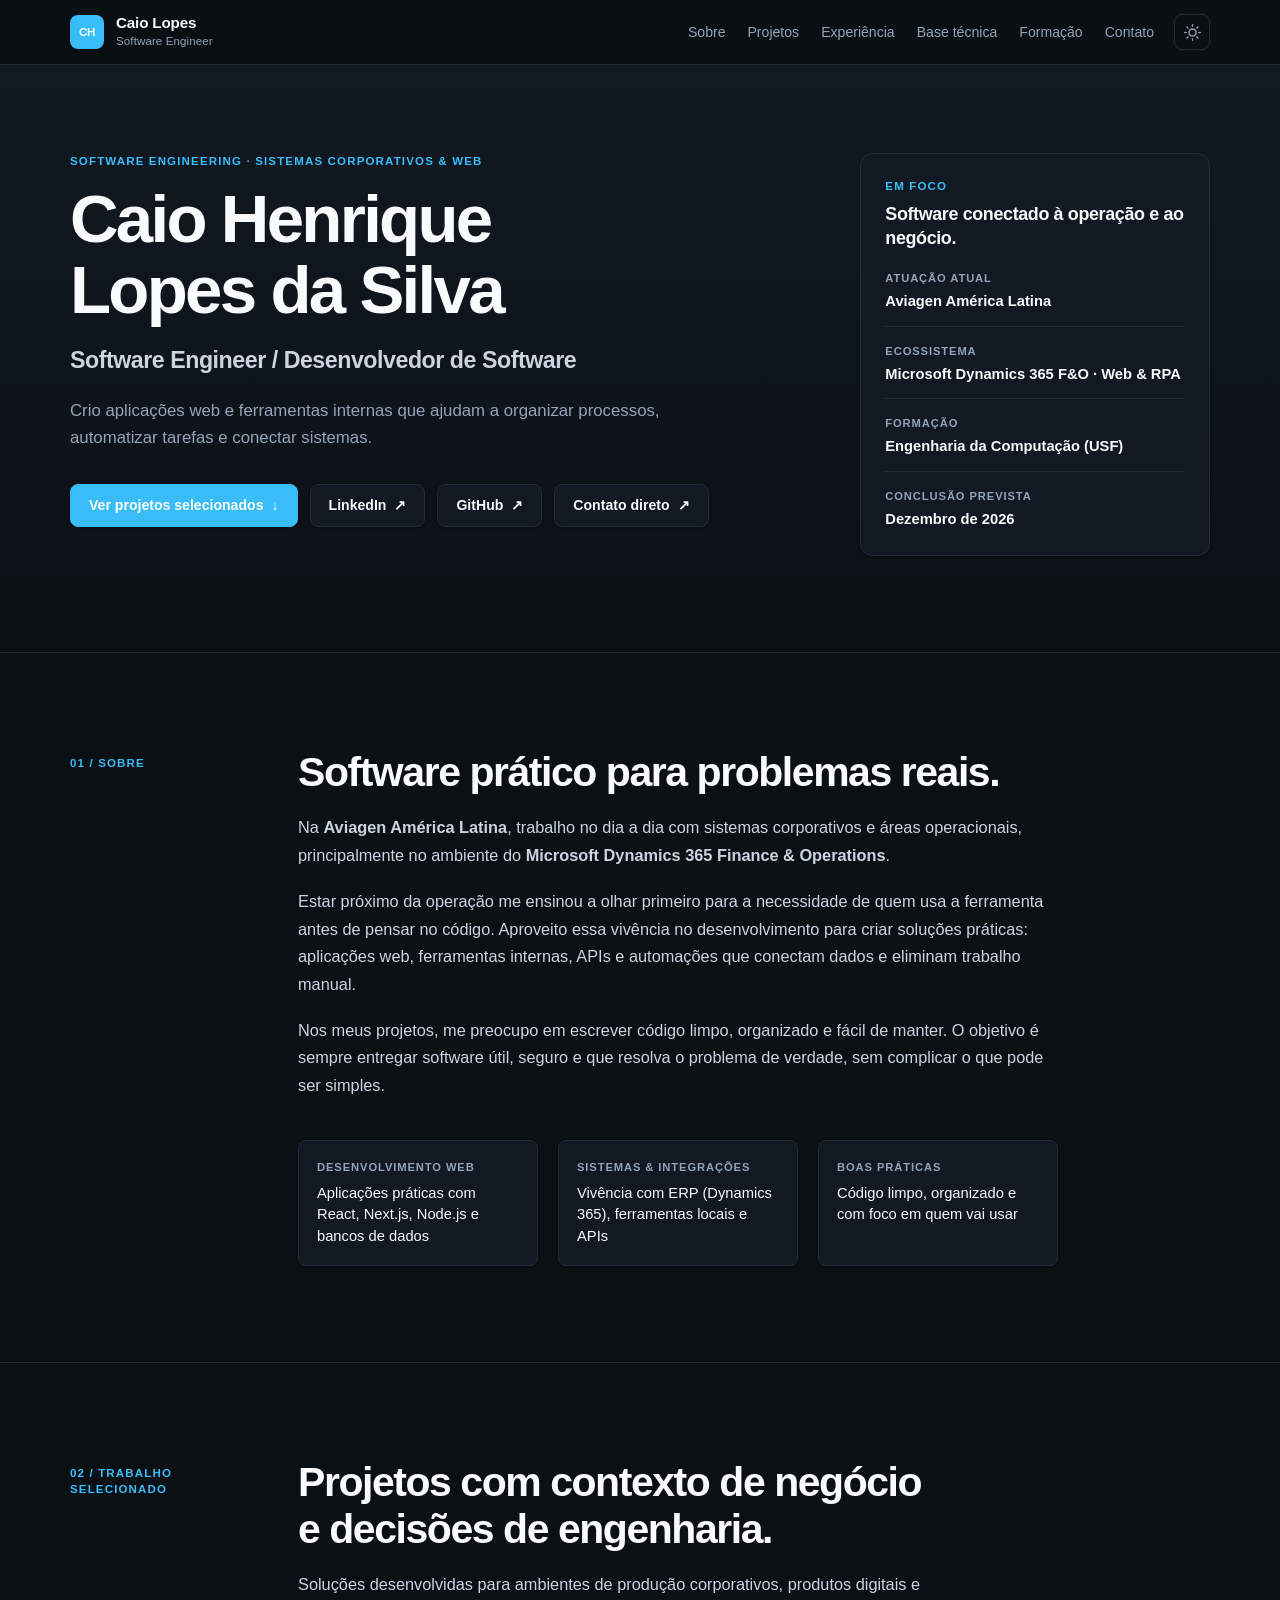
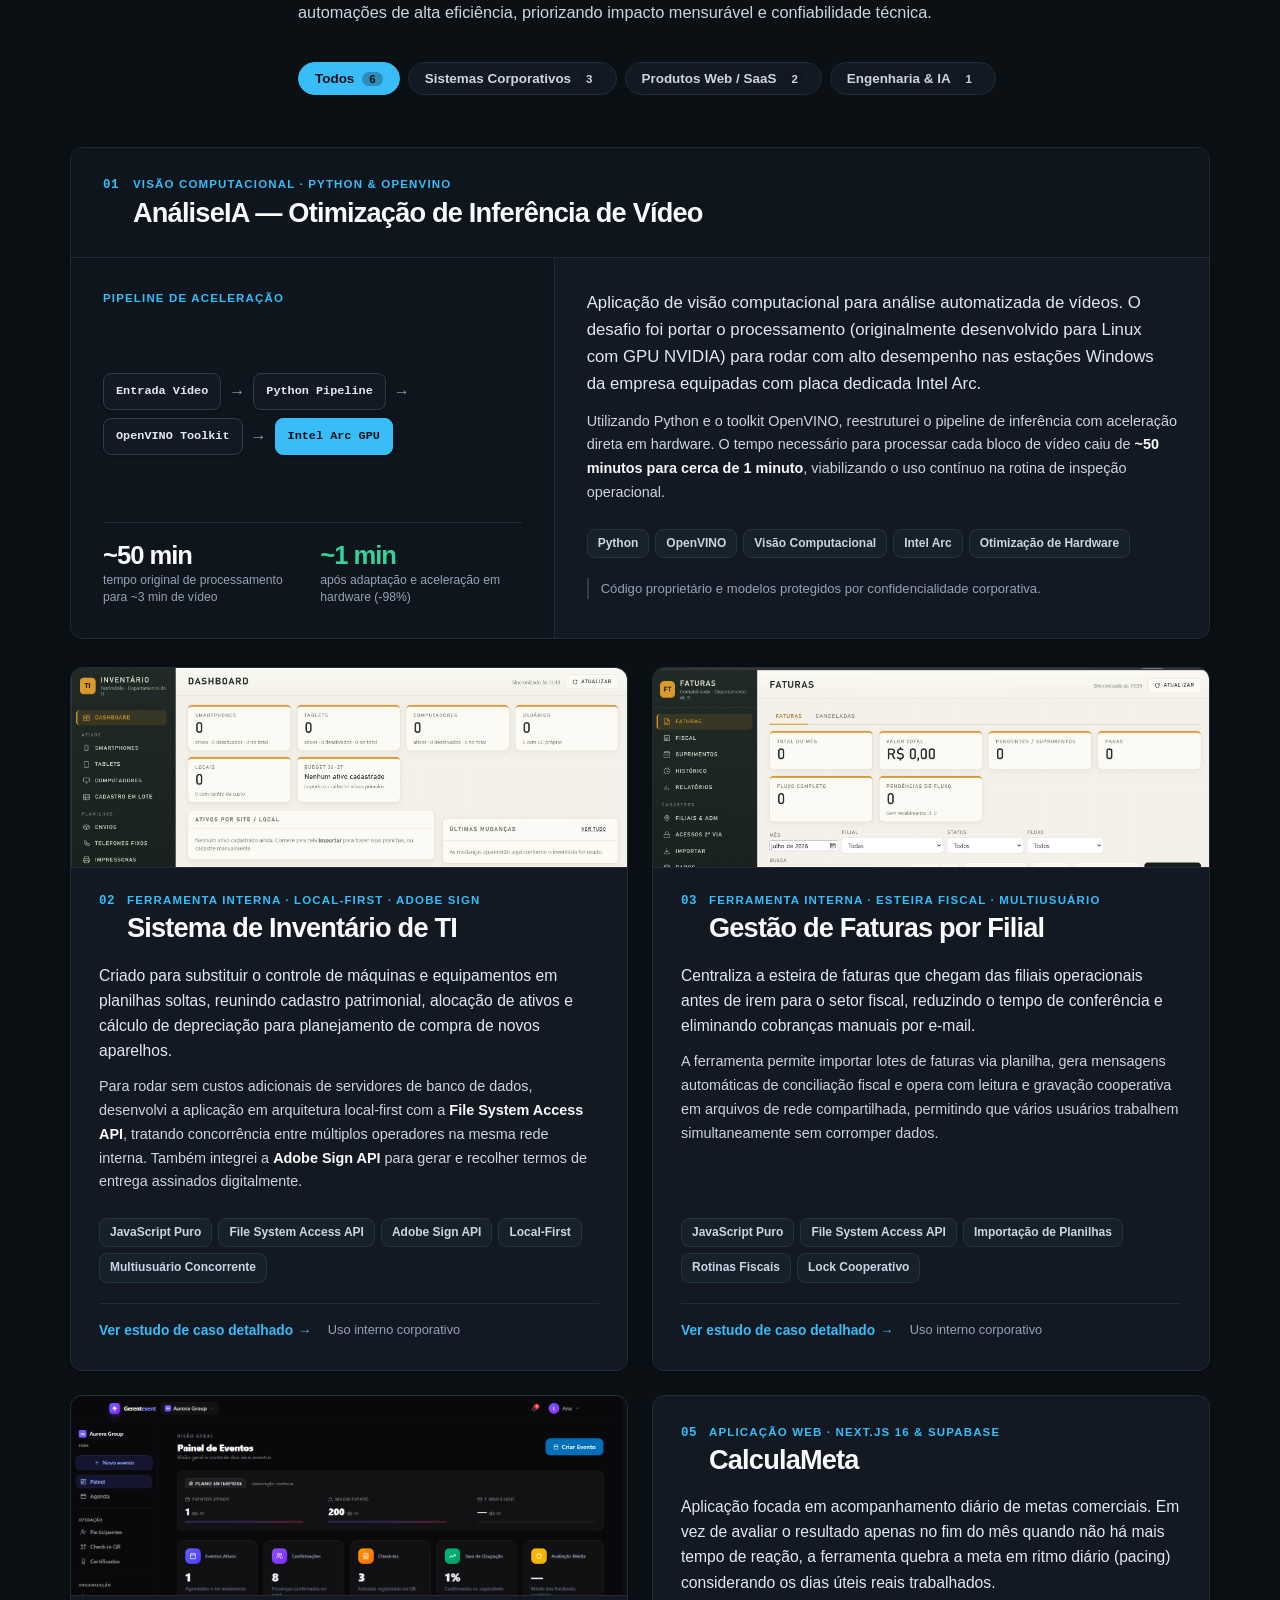
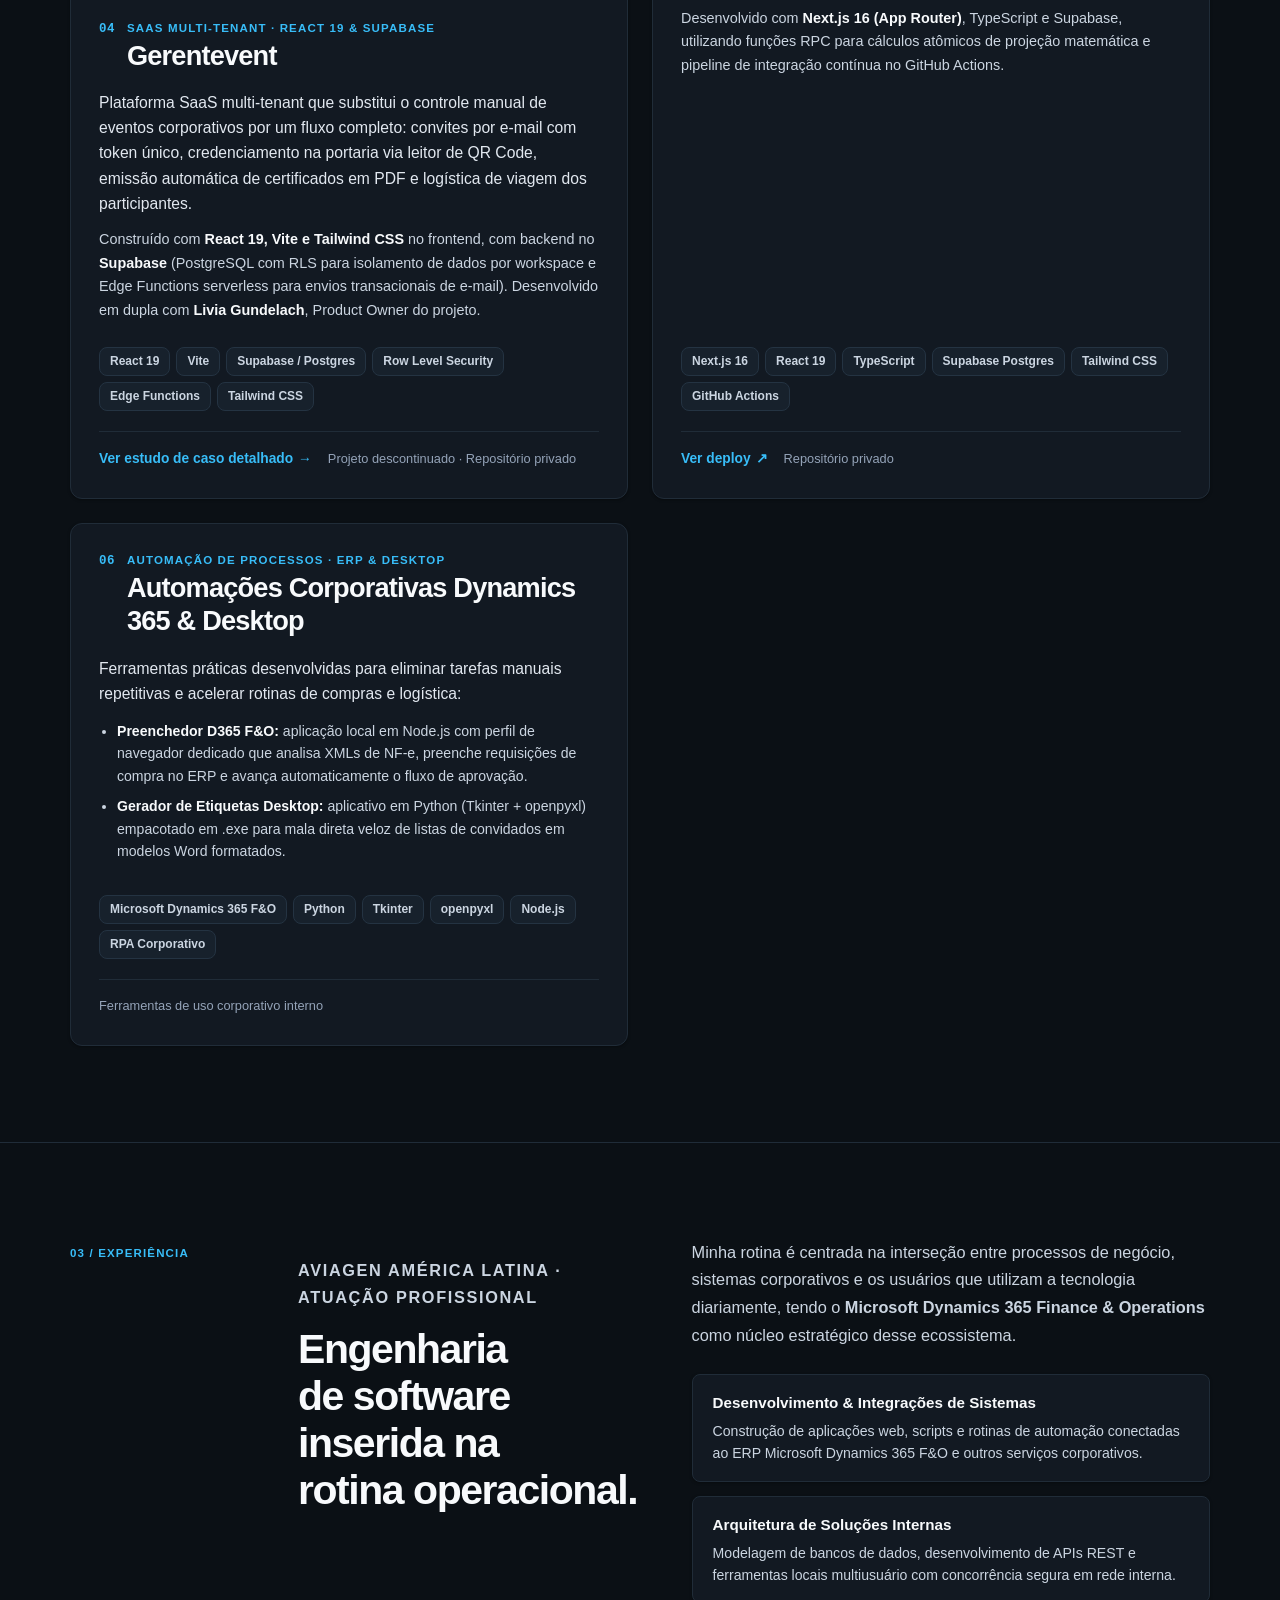
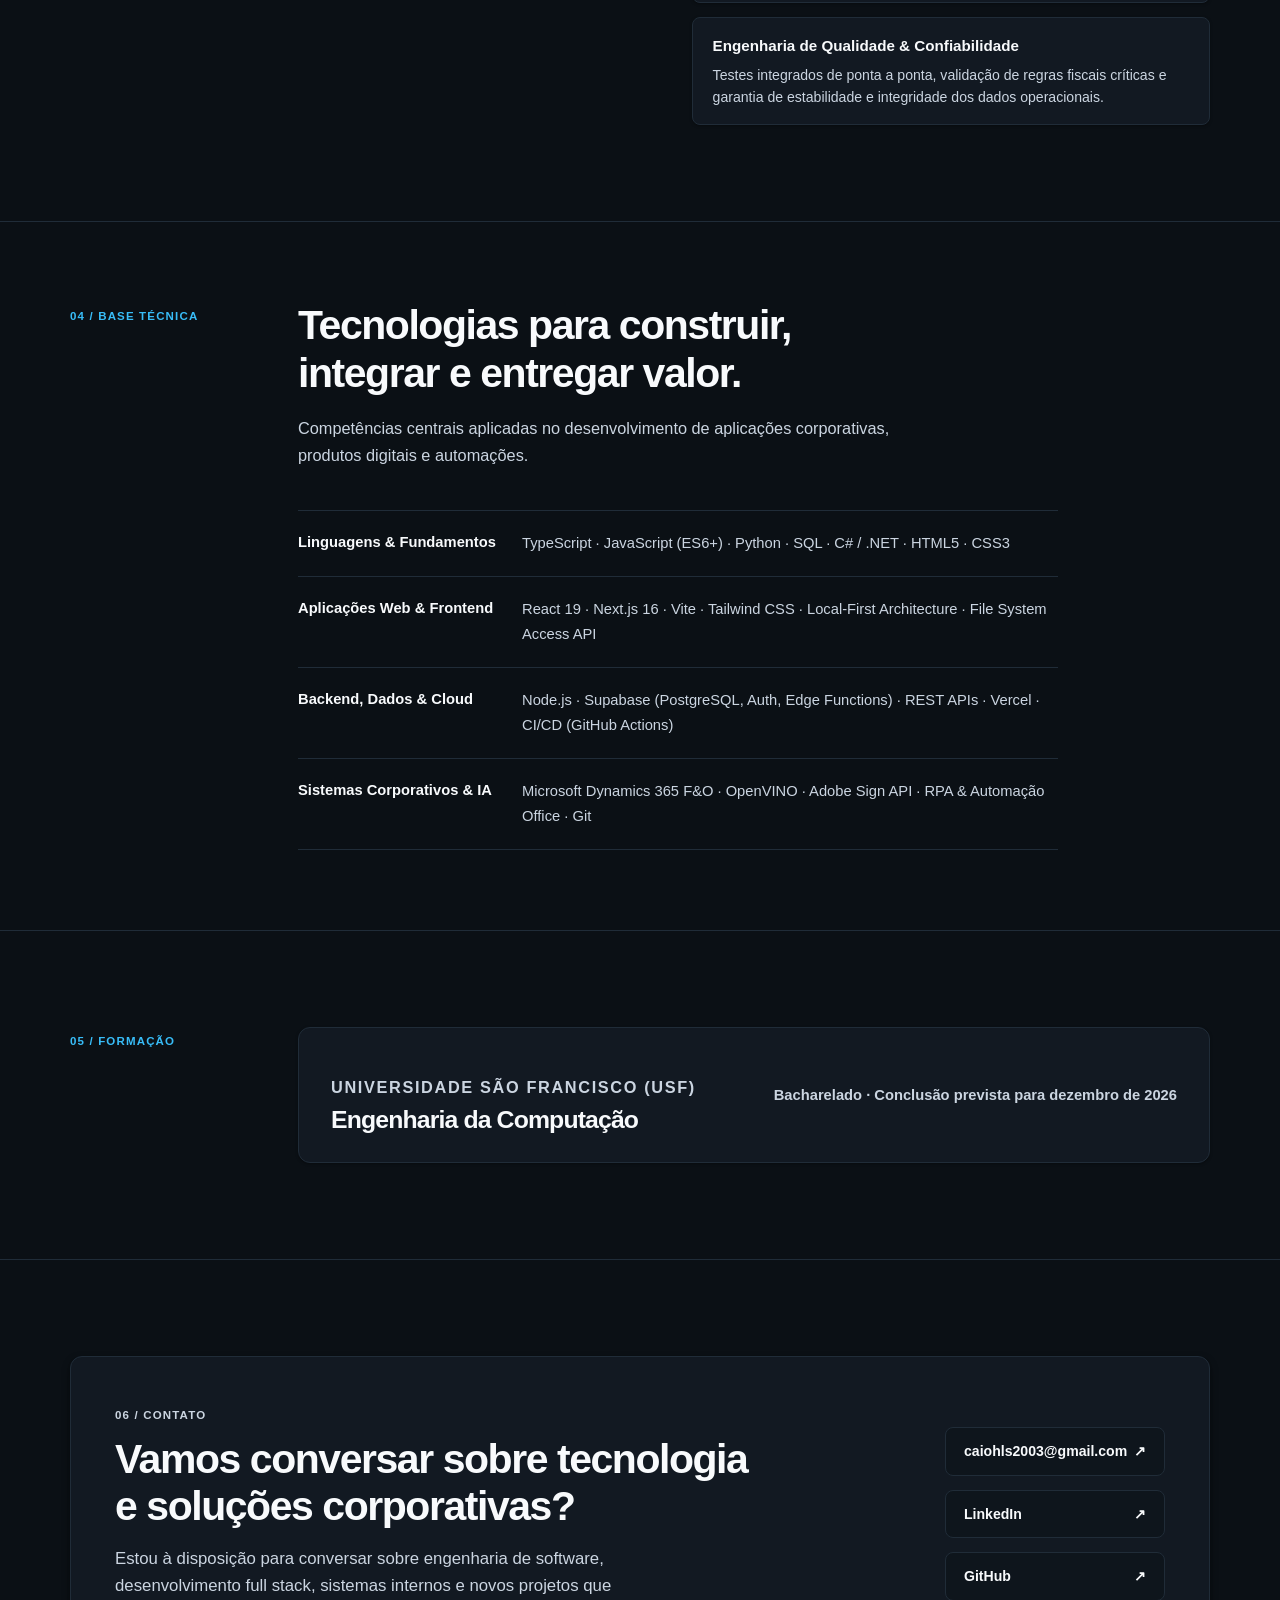
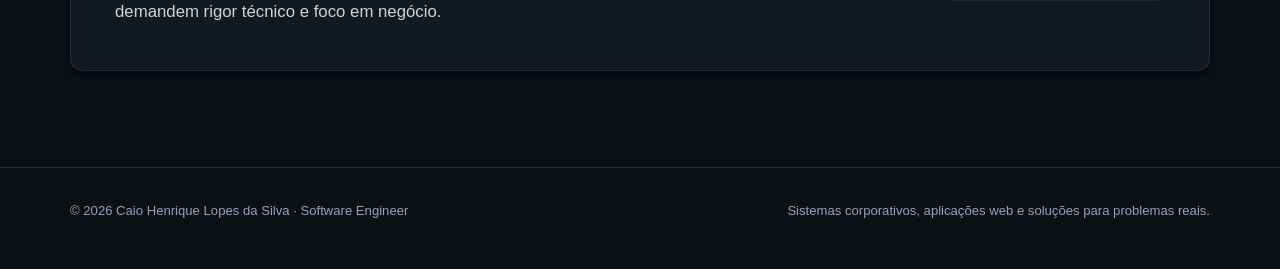
<file: index.html>
<!doctype html>
<html lang="pt-BR">
  <head>
    <meta charset="UTF-8">
    <meta name="viewport" content="width=device-width, initial-scale=1">
    <meta name="author" content="Caio Henrique Lopes da Silva">
    <meta name="description" content="Portfólio de Caio Henrique Lopes da Silva, Engenheiro de Software com atuação em sistemas corporativos, ERP Microsoft Dynamics 365, aplicações web e automações de alto impacto.">
    <meta name="theme-color" content="#0b1015">

    <meta property="og:locale" content="pt_BR">
    <meta property="og:type" content="website">
    <meta property="og:title" content="Caio Henrique Lopes da Silva — Software Engineer">
    <meta property="og:description" content="Engenharia de software, sistemas corporativos e soluções para problemas reais de negócio.">

    <meta name="twitter:card" content="summary">
    <meta name="twitter:title" content="Caio Henrique Lopes da Silva — Software Engineer">
    <meta name="twitter:description" content="Engenharia de software, sistemas corporativos e soluções para problemas reais de negócio.">

    <title>Caio Henrique Lopes da Silva — Software Engineer</title>
    <link rel="icon" type="image/svg+xml" href="favicon.svg">
    <link rel="stylesheet" href="styles.css">

    <script>
      (function () {
        const stored = localStorage.getItem('theme');
        if (stored) {
          document.documentElement.setAttribute('data-theme', stored);
        } else {
          document.documentElement.setAttribute('data-theme', 'dark');
        }
      })();
    </script>
  </head>

  <body>
    <a class="skip-link" href="#conteudo">Pular para o conteúdo</a>

    <header class="site-header">
      <div class="container site-nav">
        <a class="brand" href="#inicio" aria-label="Ir para o início">
          <span class="brand-mark" aria-hidden="true">CH</span>
          <div class="brand-info">
            <span class="brand-name">Caio Lopes</span>
            <span class="brand-tag">Software Engineer</span>
          </div>
        </a>

        <div class="nav-actions">
          <nav class="nav-links" aria-label="Navegação principal">
            <a href="#sobre">Sobre</a>
            <a href="#projetos">Projetos</a>
            <a href="#experiencia">Experiência</a>
            <a href="#stack">Base técnica</a>
            <a href="#formacao">Formação</a>
            <a href="#contato">Contato</a>
          </nav>

          <button class="theme-toggle" id="theme-toggle" type="button" aria-label="Alternar tema claro/escuro" title="Alternar tema">
            <svg class="icon-sun" viewBox="0 0 24 24" fill="none" stroke="currentColor" stroke-width="2" stroke-linecap="round" stroke-linejoin="round" aria-hidden="true">
              <circle cx="12" cy="12" r="5"></circle>
              <line x1="12" y1="1" x2="12" y2="3"></line>
              <line x1="12" y1="21" x2="12" y2="23"></line>
              <line x1="4.22" y1="4.22" x2="5.64" y2="5.64"></line>
              <line x1="18.36" y1="18.36" x2="19.78" y2="19.78"></line>
              <line x1="1" y1="12" x2="3" y2="12"></line>
              <line x1="21" y1="12" x2="23" y2="12"></line>
              <line x1="4.22" y1="19.78" x2="5.64" y2="18.36"></line>
              <line x1="18.36" y1="5.64" x2="19.78" y2="4.22"></line>
            </svg>
            <svg class="icon-moon" viewBox="0 0 24 24" fill="none" stroke="currentColor" stroke-width="2" stroke-linecap="round" stroke-linejoin="round" aria-hidden="true">
              <path d="M21 12.79A9 9 0 1 1 11.21 3 7 7 0 0 0 21 12.79z"></path>
            </svg>
          </button>
        </div>
      </div>
    </header>

    <main id="conteudo">
      <section class="hero" id="inicio" aria-labelledby="hero-title">
        <div class="container hero-grid">
          <div>
            <p class="eyebrow">Software Engineering · Sistemas Corporativos &amp; Web</p>
            <h1 id="hero-title">Caio Henrique Lopes da Silva</h1>
            <p class="hero-role">Software Engineer / Desenvolvedor de Software</p>
            <p class="hero-copy">
              Crio aplicações web e ferramentas internas que ajudam a organizar processos, automatizar tarefas
              e conectar sistemas.
            </p>

            <div class="hero-actions" aria-label="Links principais">
              <a class="button button-primary" href="#projetos">Ver projetos selecionados <span aria-hidden="true">↓</span></a>
              <a class="button button-secondary" href="https://linkedin.com/in/caiohls" target="_blank" rel="noopener noreferrer">LinkedIn <span aria-hidden="true">↗</span></a>
              <a class="button button-secondary" href="https://github.com/Caiohls" target="_blank" rel="noopener noreferrer">GitHub <span aria-hidden="true">↗</span></a>
              <a class="button button-secondary" href="mailto:caiohls2003@gmail.com">Contato direto <span aria-hidden="true">↗</span></a>
            </div>
          </div>

          <aside class="hero-note" aria-label="Contexto profissional atual">
            <p class="hero-note-label">Em foco</p>
            <p class="hero-note-title">Software conectado à operação e ao negócio.</p>
            <dl class="hero-facts">
              <div>
                <dt>Atuação atual</dt>
                <dd>Aviagen América Latina</dd>
              </div>
              <div>
                <dt>Ecossistema</dt>
                <dd>Microsoft Dynamics 365 F&amp;O · Web &amp; RPA</dd>
              </div>
              <div>
                <dt>Formação</dt>
                <dd>Engenharia da Computação (USF)</dd>
              </div>
              <div>
                <dt>Conclusão prevista</dt>
                <dd>Dezembro de 2026</dd>
              </div>
            </dl>
          </aside>
        </div>
      </section>

      <section class="section" id="sobre" aria-labelledby="sobre-title">
        <div class="container section-heading">
          <p class="section-label">01 / Sobre</p>
          <div class="section-content">
            <h2 id="sobre-title">Software prático para problemas reais.</h2>
            <div class="reading-width">
              <p>
                Na <strong>Aviagen América Latina</strong>, trabalho no dia a dia com sistemas corporativos e áreas operacionais,
                principalmente no ambiente do <strong>Microsoft Dynamics 365 Finance &amp; Operations</strong>.
              </p>
              <p>
                Estar próximo da operação me ensinou a olhar primeiro para a necessidade de quem usa a ferramenta antes de pensar no código.
                Aproveito essa vivência no desenvolvimento para criar soluções práticas: aplicações web, ferramentas internas, APIs e automações
                que conectam dados e eliminam trabalho manual.
              </p>
              <p>
                Nos meus projetos, me preocupo em escrever código limpo, organizado e fácil de manter. O objetivo é sempre entregar software
                útil, seguro e que resolva o problema de verdade, sem complicar o que pode ser simples.
              </p>
            </div>

            <dl class="facts-grid">
              <div class="fact">
                <dt>Desenvolvimento Web</dt>
                <dd>Aplicações práticas com React, Next.js, Node.js e bancos de dados</dd>
              </div>
              <div class="fact">
                <dt>Sistemas &amp; Integrações</dt>
                <dd>Vivência com ERP (Dynamics 365), ferramentas locais e APIs</dd>
              </div>
              <div class="fact">
                <dt>Boas Práticas</dt>
                <dd>Código limpo, organizado e com foco em quem vai usar</dd>
              </div>
            </dl>
          </div>
        </div>
      </section>

      <section class="section section-projects" id="projetos" aria-labelledby="projetos-title">
        <div class="container">
          <div class="section-heading">
            <p class="section-label">02 / Trabalho selecionado</p>
            <div class="section-content">
              <h2 id="projetos-title">Projetos com contexto de negócio e decisões de engenharia.</h2>
              <p class="section-intro">
                Soluções desenvolvidas para ambientes de produção corporativos, produtos digitais e automações de alta eficiência,
                priorizando impacto mensurável e confiabilidade técnica.
              </p>

              <!-- Category filter tabs -->
              <div class="filter-bar" role="tablist" aria-label="Filtrar projetos por categoria">
                <button class="filter-btn active" type="button" role="tab" aria-selected="true" data-filter="all">
                  Todos <span class="filter-count">6</span>
                </button>
                <button class="filter-btn" type="button" role="tab" aria-selected="false" data-filter="enterprise">
                  Sistemas Corporativos <span class="filter-count">3</span>
                </button>
                <button class="filter-btn" type="button" role="tab" aria-selected="false" data-filter="saas">
                  Produtos Web / SaaS <span class="filter-count">2</span>
                </button>
                <button class="filter-btn" type="button" role="tab" aria-selected="false" data-filter="engineering">
                  Engenharia &amp; IA <span class="filter-count">1</span>
                </button>
              </div>
            </div>
          </div>

          <!-- Featured Project 01: AnáliseIA -->
          <article class="case-study" id="analiseia" data-category="engineering" aria-labelledby="analiseia-title">
            <header class="case-header">
              <div class="case-title-block">
                <span class="project-number" aria-hidden="true">01</span>
                <div>
                  <p class="project-kicker">Visão Computacional · Python &amp; OpenVINO</p>
                  <h3 id="analiseia-title">AnáliseIA — Otimização de Inferência de Vídeo</h3>
                </div>
              </div>
            </header>

            <div class="case-body">
              <div class="case-visual" aria-label="Fluxo de processamento acelerado">
                <p class="visual-label">Pipeline de Aceleração</p>
                <div class="pipeline" aria-hidden="true">
                  <span class="pipeline-node">Entrada Vídeo</span>
                  <span class="pipeline-arrow">→</span>
                  <span class="pipeline-node">Python Pipeline</span>
                  <span class="pipeline-arrow">→</span>
                  <span class="pipeline-node">OpenVINO Toolkit</span>
                  <span class="pipeline-arrow">→</span>
                  <span class="pipeline-node pipeline-node-accent">Intel Arc GPU</span>
                </div>

                <div class="case-metrics">
                  <div class="case-metric">
                    <strong>~50 min</strong>
                    <span>tempo original de processamento para ~3 min de vídeo</span>
                  </div>
                  <div class="case-metric case-metric-result">
                    <strong>~1 min</strong>
                    <span>após adaptação e aceleração em hardware (-98%)</span>
                  </div>
                </div>
              </div>

              <div class="case-copy">
                <p class="case-lede">
                  Aplicação de visão computacional para análise automatizada de vídeos. O desafio foi portar o processamento
                  (originalmente desenvolvido para Linux com GPU NVIDIA) para rodar com alto desempenho nas estações Windows
                  da empresa equipadas com placa dedicada Intel Arc.
                </p>
                <p class="project-text">
                  Utilizando Python e o toolkit OpenVINO, reestruturei o pipeline de inferência com aceleração direta em hardware.
                  O tempo necessário para processar cada bloco de vídeo caiu de <strong>~50 minutos para cerca de 1 minuto</strong>,
                  viabilizando o uso contínuo na rotina de inspeção operacional.
                </p>

                <ul class="tag-list" aria-label="Tecnologias do AnáliseIA">
                  <li>Python</li>
                  <li>OpenVINO</li>
                  <li>Visão Computacional</li>
                  <li>Intel Arc</li>
                  <li>Otimização de Hardware</li>
                </ul>
                <p class="project-note">Código proprietário e modelos protegidos por confidencialidade corporativa.</p>
              </div>
            </div>
          </article>

          <!-- Projects Grid -->
          <div class="project-grid">
            <!-- Project 02: Sistema de Inventário de TI -->
            <article class="project-card" data-category="enterprise" aria-labelledby="inventario-title">
              <figure class="project-image">
                <img src="docs/screenshots/Inventario/InventTelaIni.png" alt="Dashboard do Sistema de Inventário de TI" loading="lazy">
              </figure>
              <header class="project-card-header">
                <div class="project-card-title-group">
                  <span class="project-number" aria-hidden="true">02</span>
                  <div>
                    <p class="project-kicker">Ferramenta interna · Local-First · Adobe Sign</p>
                    <h3 id="inventario-title">Sistema de Inventário de TI</h3>
                  </div>
                </div>
              </header>
              <p class="project-summary">
                Criado para substituir o controle de máquinas e equipamentos em planilhas soltas, reunindo cadastro patrimonial,
                alocação de ativos e cálculo de depreciação para planejamento de compra de novos aparelhos.
              </p>
              <p class="project-text">
                Para rodar sem custos adicionais de servidores de banco de dados, desenvolvi a aplicação em arquitetura local-first
                com a <strong>File System Access API</strong>, tratando concorrência entre múltiplos operadores na mesma rede interna.
                Também integrei a <strong>Adobe Sign API</strong> para gerar e recolher termos de entrega assinados digitalmente.
              </p>
              <ul class="tag-list" aria-label="Tecnologias do Sistema de Inventário">
                <li>JavaScript Puro</li>
                <li>File System Access API</li>
                <li>Adobe Sign API</li>
                <li>Local-First</li>
                <li>Multiusuário Concorrente</li>
              </ul>
              <div class="project-links">
                <a class="text-link" href="projeto-inventario.html">Ver estudo de caso detalhado <span aria-hidden="true">→</span></a>
                <span class="project-private">Uso interno corporativo</span>
              </div>
            </article>

            <!-- Project 03: Gestão de Faturas por Filial -->
            <article class="project-card" data-category="enterprise" aria-labelledby="faturas-title">
              <figure class="project-image">
                <img src="docs/screenshots/GerenciamentoFaturas/FaturasTelaIni.png" alt="Tela inicial da Gestão de Faturas por Filial" loading="lazy">
              </figure>
              <header class="project-card-header">
                <div class="project-card-title-group">
                  <span class="project-number" aria-hidden="true">03</span>
                  <div>
                    <p class="project-kicker">Ferramenta interna · Esteira fiscal · Multiusuário</p>
                    <h3 id="faturas-title">Gestão de Faturas por Filial</h3>
                  </div>
                </div>
              </header>
              <p class="project-summary">
                Centraliza a esteira de faturas que chegam das filiais operacionais antes de irem para o setor fiscal,
                reduzindo o tempo de conferência e eliminando cobranças manuais por e-mail.
              </p>
              <p class="project-text">
                A ferramenta permite importar lotes de faturas via planilha, gera mensagens automáticas de conciliação fiscal
                e opera com leitura e gravação cooperativa em arquivos de rede compartilhada, permitindo que vários usuários
                trabalhem simultaneamente sem corromper dados.
              </p>
              <ul class="tag-list" aria-label="Tecnologias da Gestão de Faturas">
                <li>JavaScript Puro</li>
                <li>File System Access API</li>
                <li>Importação de Planilhas</li>
                <li>Rotinas Fiscais</li>
                <li>Lock Cooperativo</li>
              </ul>
              <div class="project-links">
                <a class="text-link" href="projeto-faturas.html">Ver estudo de caso detalhado <span aria-hidden="true">→</span></a>
                <span class="project-private">Uso interno corporativo</span>
              </div>
            </article>

            <!-- Project 04: Gerentevent -->
            <article class="project-card" data-category="saas" aria-labelledby="gerentevent-title">
              <figure class="project-image">
                <img src="docs/screenshots/Gerentevent/AdminDashboard.png" alt="Painel de eventos do Gerentevent" loading="lazy">
              </figure>
              <header class="project-card-header">
                <div class="project-card-title-group">
                  <span class="project-number" aria-hidden="true">04</span>
                  <div>
                    <p class="project-kicker">SaaS Multi-tenant · React 19 &amp; Supabase</p>
                    <h3 id="gerentevent-title">Gerentevent</h3>
                  </div>
                </div>
              </header>
              <p class="project-summary">
                Plataforma SaaS multi-tenant que substitui o controle manual de eventos corporativos por um fluxo completo:
                convites por e-mail com token único, credenciamento na portaria via leitor de QR Code, emissão automática de
                certificados em PDF e logística de viagem dos participantes.
              </p>
              <p class="project-text">
                Construído com <strong>React 19, Vite e Tailwind CSS</strong> no frontend, com backend no <strong>Supabase</strong>
                (PostgreSQL com RLS para isolamento de dados por workspace e Edge Functions serverless para envios transacionais de e-mail).
                Desenvolvido em dupla com <strong>Livia Gundelach</strong>, Product Owner do projeto.
              </p>
              <ul class="tag-list" aria-label="Tecnologias do Gerentevent">
                <li>React 19</li>
                <li>Vite</li>
                <li>Supabase / Postgres</li>
                <li>Row Level Security</li>
                <li>Edge Functions</li>
                <li>Tailwind CSS</li>
              </ul>
              <div class="project-links">
                <a class="text-link" href="projeto-gerentevent.html">Ver estudo de caso detalhado <span aria-hidden="true">→</span></a>
                <span class="project-private">Projeto descontinuado · Repositório privado</span>
              </div>
            </article>

            <!-- Project 05: CalculaMeta -->
            <article class="project-card" data-category="saas" aria-labelledby="calculameta-title">
              <header class="project-card-header">
                <div class="project-card-title-group">
                  <span class="project-number" aria-hidden="true">05</span>
                  <div>
                    <p class="project-kicker">Aplicação Web · Next.js 16 &amp; Supabase</p>
                    <h3 id="calculameta-title">CalculaMeta</h3>
                  </div>
                </div>
              </header>
              <p class="project-summary">
                Aplicação focada em acompanhamento diário de metas comerciais. Em vez de avaliar o resultado apenas no fim do mês
                quando não há mais tempo de reação, a ferramenta quebra a meta em ritmo diário (pacing) considerando os dias úteis
                reais trabalhados.
              </p>
              <p class="project-text">
                Desenvolvido com <strong>Next.js 16 (App Router)</strong>, TypeScript e Supabase, utilizando funções RPC para
                cálculos atômicos de projeção matemática e pipeline de integração contínua no GitHub Actions.
              </p>
              <ul class="tag-list" aria-label="Tecnologias do CalculaMeta">
                <li>Next.js 16</li>
                <li>React 19</li>
                <li>TypeScript</li>
                <li>Supabase Postgres</li>
                <li>Tailwind CSS</li>
                <li>GitHub Actions</li>
              </ul>
              <div class="project-links">
                <a class="text-link" href="https://calculametamo.vercel.app" target="_blank" rel="noopener noreferrer">Ver deploy <span aria-hidden="true">↗</span></a>
                <span class="project-private">Repositório privado</span>
              </div>
            </article>

            <!-- Project 06: Automações Corporativas e Desktop -->
            <article class="project-card" data-category="enterprise" aria-labelledby="automacoes-title">
              <header class="project-card-header">
                <div class="project-card-title-group">
                  <span class="project-number" aria-hidden="true">06</span>
                  <div>
                    <p class="project-kicker">Automação de processos · ERP &amp; Desktop</p>
                    <h3 id="automacoes-title">Automações Corporativas Dynamics 365 &amp; Desktop</h3>
                  </div>
                </div>
              </header>
              <p class="project-summary">
                Ferramentas práticas desenvolvidas para eliminar tarefas manuais repetitivas e acelerar rotinas de compras e logística:
              </p>
              <ul class="project-bullets">
                <li><strong>Preenchedor D365 F&amp;O:</strong> aplicação local em Node.js com perfil de navegador dedicado que analisa XMLs de NF-e, preenche requisições de compra no ERP e avança automaticamente o fluxo de aprovação.</li>
                <li><strong>Gerador de Etiquetas Desktop:</strong> aplicativo em Python (Tkinter + openpyxl) empacotado em .exe para mala direta veloz de listas de convidados em modelos Word formatados.</li>
              </ul>
              <ul class="tag-list" aria-label="Tecnologias das Automações">
                <li>Microsoft Dynamics 365 F&amp;O</li>
                <li>Python</li>
                <li>Tkinter</li>
                <li>openpyxl</li>
                <li>Node.js</li>
                <li>RPA Corporativo</li>
              </ul>
              <div class="project-links">
                <span class="project-private">Ferramentas de uso corporativo interno</span>
              </div>
            </article>
          </div>
        </div>
      </section>

      <section class="section" id="experiencia" aria-labelledby="experiencia-title">
        <div class="container section-heading">
          <p class="section-label">03 / Experiência</p>
          <div class="section-content">
            <div class="experience-grid">
              <div>
                <p class="project-kicker">Aviagen América Latina · Atuação Profissional</p>
                <h2 id="experiencia-title">Engenharia de software inserida na rotina operacional.</h2>
              </div>
              <div class="reading-width experience-copy">
                <p>
                  Minha rotina é centrada na interseção entre processos de negócio, sistemas corporativos e os usuários
                  que utilizam a tecnologia diariamente, tendo o <strong>Microsoft Dynamics 365 Finance &amp; Operations</strong> como
                  núcleo estratégico desse ecossistema.
                </p>

                <div class="experience-points">
                  <div class="experience-point">
                    <h4>Desenvolvimento &amp; Integrações de Sistemas</h4>
                    <p>Construção de aplicações web, scripts e rotinas de automação conectadas ao ERP Microsoft Dynamics 365 F&amp;O e outros serviços corporativos.</p>
                  </div>
                  <div class="experience-point">
                    <h4>Arquitetura de Soluções Internas</h4>
                    <p>Modelagem de bancos de dados, desenvolvimento de APIs REST e ferramentas locais multiusuário com concorrência segura em rede interna.</p>
                  </div>
                  <div class="experience-point">
                    <h4>Engenharia de Qualidade &amp; Confiabilidade</h4>
                    <p>Testes integrados de ponta a ponta, validação de regras fiscais críticas e garantia de estabilidade e integridade dos dados operacionais.</p>
                  </div>
                </div>
              </div>
            </div>
          </div>
        </div>
      </section>

      <section class="section section-compact" id="stack" aria-labelledby="stack-title">
        <div class="container section-heading">
          <p class="section-label">04 / Base técnica</p>
          <div class="section-content">
            <h2 id="stack-title">Tecnologias para construir, integrar e entregar valor.</h2>
            <p class="section-intro">Competências centrais aplicadas no desenvolvimento de aplicações corporativas, produtos digitais e automações.</p>

            <div class="stack-list">
              <div class="stack-row">
                <h3>Linguagens &amp; Fundamentos</h3>
                <p>TypeScript · JavaScript (ES6+) · Python · SQL · C# / .NET · HTML5 · CSS3</p>
              </div>
              <div class="stack-row">
                <h3>Aplicações Web &amp; Frontend</h3>
                <p>React 19 · Next.js 16 · Vite · Tailwind CSS · Local-First Architecture · File System Access API</p>
              </div>
              <div class="stack-row">
                <h3>Backend, Dados &amp; Cloud</h3>
                <p>Node.js · Supabase (PostgreSQL, Auth, Edge Functions) · REST APIs · Vercel · CI/CD (GitHub Actions)</p>
              </div>
              <div class="stack-row">
                <h3>Sistemas Corporativos &amp; IA</h3>
                <p>Microsoft Dynamics 365 F&amp;O · OpenVINO · Adobe Sign API · RPA &amp; Automação Office · Git</p>
              </div>
            </div>
          </div>
        </div>
      </section>

      <section class="section section-education" id="formacao" aria-labelledby="formacao-title">
        <div class="container section-heading">
          <p class="section-label">05 / Formação</p>
          <div class="section-content">
            <div class="education-card">
              <div class="education-line">
                <div>
                  <p class="project-kicker">Universidade São Francisco (USF)</p>
                  <h2 id="formacao-title">Engenharia da Computação</h2>
                </div>
                <div class="education-meta">
                  <span>Bacharelado · Conclusão prevista para dezembro de 2026</span>
                </div>
              </div>
            </div>
          </div>
        </div>
      </section>

      <section class="section contact-section" id="contato" aria-labelledby="contato-title">
        <div class="container contact-panel">
          <div>
            <p class="section-label">06 / Contato</p>
            <h2 id="contato-title">Vamos conversar sobre tecnologia e soluções corporativas?</h2>
            <p>
              Estou à disposição para conversar sobre engenharia de software, desenvolvimento full stack, sistemas internos
              e novos projetos que demandem rigor técnico e foco em negócio.
            </p>
          </div>
          <div class="contact-links">
            <a class="contact-btn" href="mailto:caiohls2003@gmail.com">
              <span>caiohls2003@gmail.com</span>
              <span aria-hidden="true">↗</span>
            </a>
            <a class="contact-btn" href="https://linkedin.com/in/caiohls" target="_blank" rel="noopener noreferrer">
              <span>LinkedIn</span>
              <span aria-hidden="true">↗</span>
            </a>
            <a class="contact-btn" href="https://github.com/Caiohls" target="_blank" rel="noopener noreferrer">
              <span>GitHub</span>
              <span aria-hidden="true">↗</span>
            </a>
          </div>
        </div>
      </section>
    </main>

    <footer class="site-footer">
      <div class="container footer-inner">
        <span>© 2026 Caio Henrique Lopes da Silva · Software Engineer</span>
        <span>Sistemas corporativos, aplicações web e soluções para problemas reais.</span>
      </div>
    </footer>

    <script>
      // Theme toggle functionality
      const themeToggleBtn = document.getElementById('theme-toggle');
      if (themeToggleBtn) {
        themeToggleBtn.addEventListener('click', function () {
          const currentTheme = document.documentElement.getAttribute('data-theme') || 'light';
          const newTheme = currentTheme === 'dark' ? 'light' : 'dark';
          document.documentElement.setAttribute('data-theme', newTheme);
          localStorage.setItem('theme', newTheme);
        });
      }

      // Project category filter functionality
      const filterButtons = document.querySelectorAll('.filter-btn');
      const projectItems = document.querySelectorAll('[data-category]');

      filterButtons.forEach(button => {
        button.addEventListener('click', function () {
          filterButtons.forEach(btn => {
            btn.classList.remove('active');
            btn.setAttribute('aria-selected', 'false');
          });
          this.classList.add('active');
          this.setAttribute('aria-selected', 'true');

          const filter = this.getAttribute('data-filter');

          projectItems.forEach(item => {
            if (filter === 'all' || item.getAttribute('data-category') === filter) {
              item.style.display = '';
            } else {
              item.style.display = 'none';
            }
          });
        });
      });
    </script>
  </body>
</html>
</file>
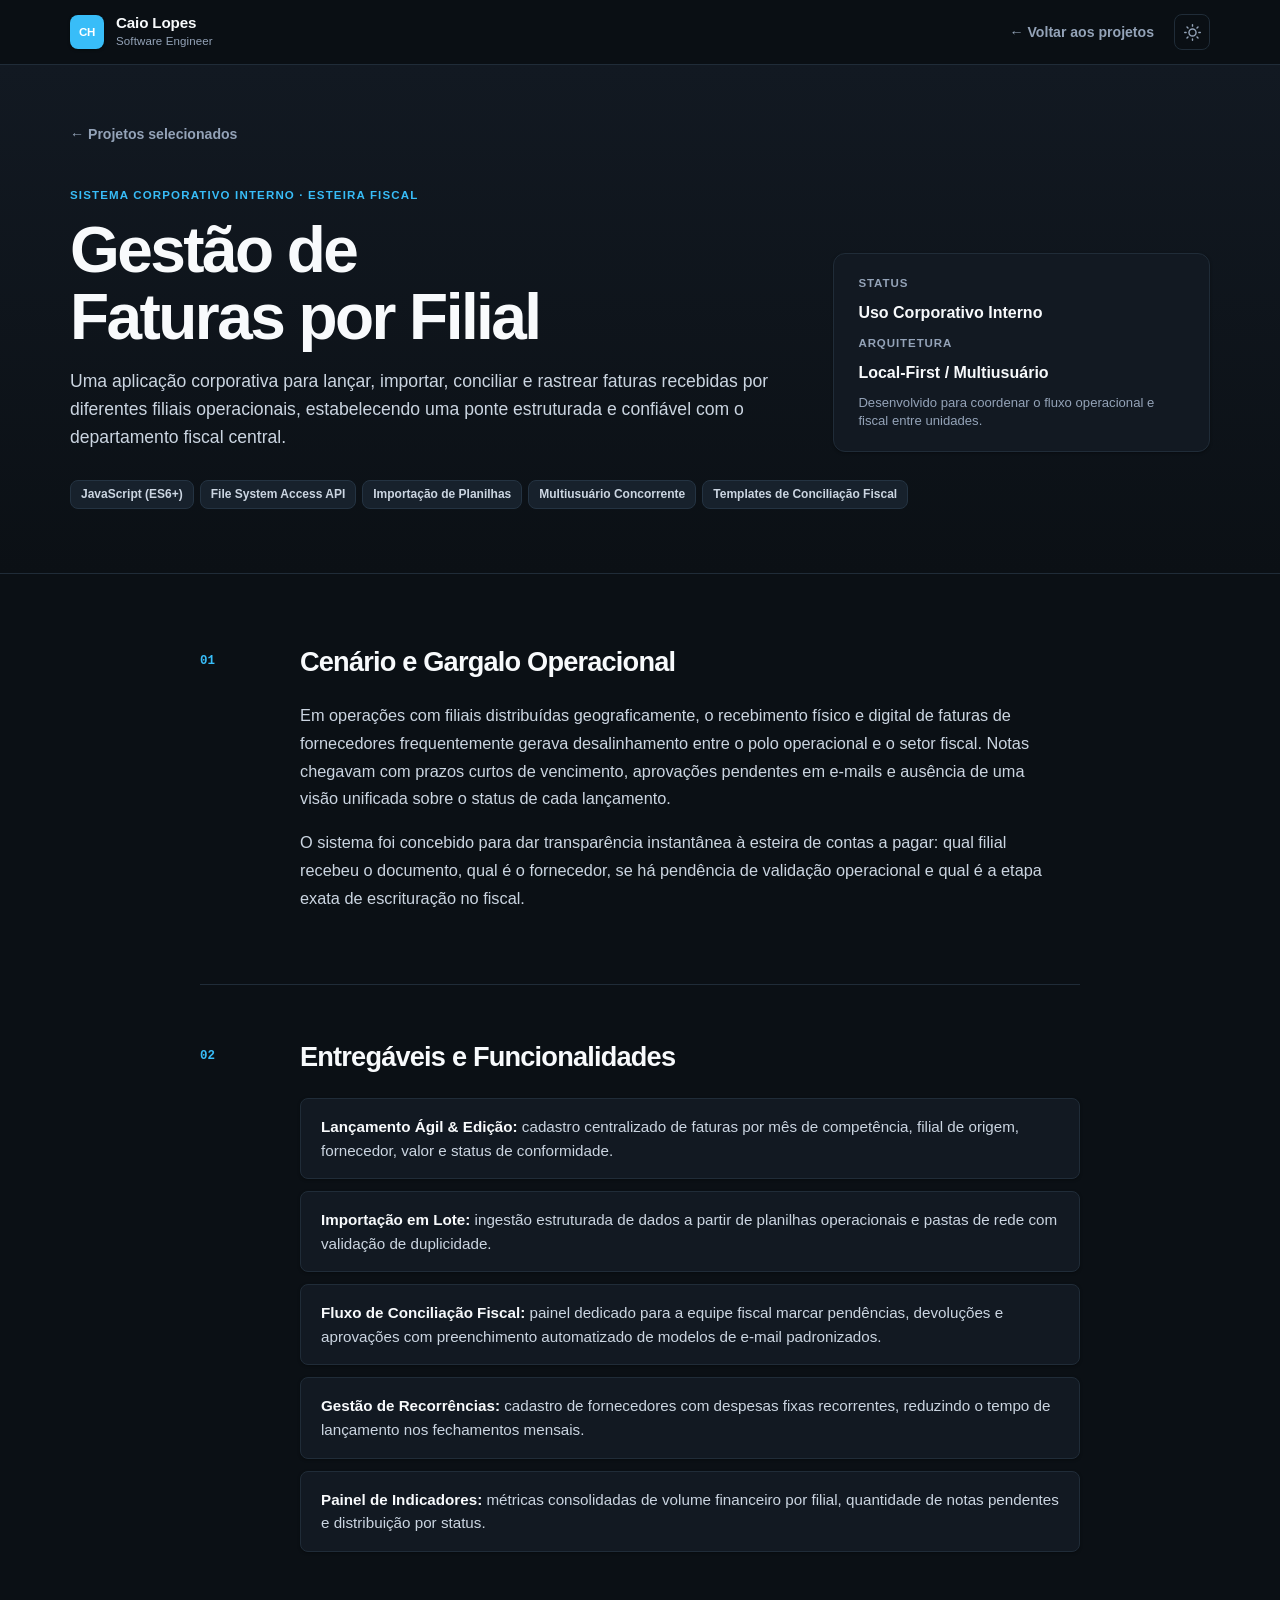
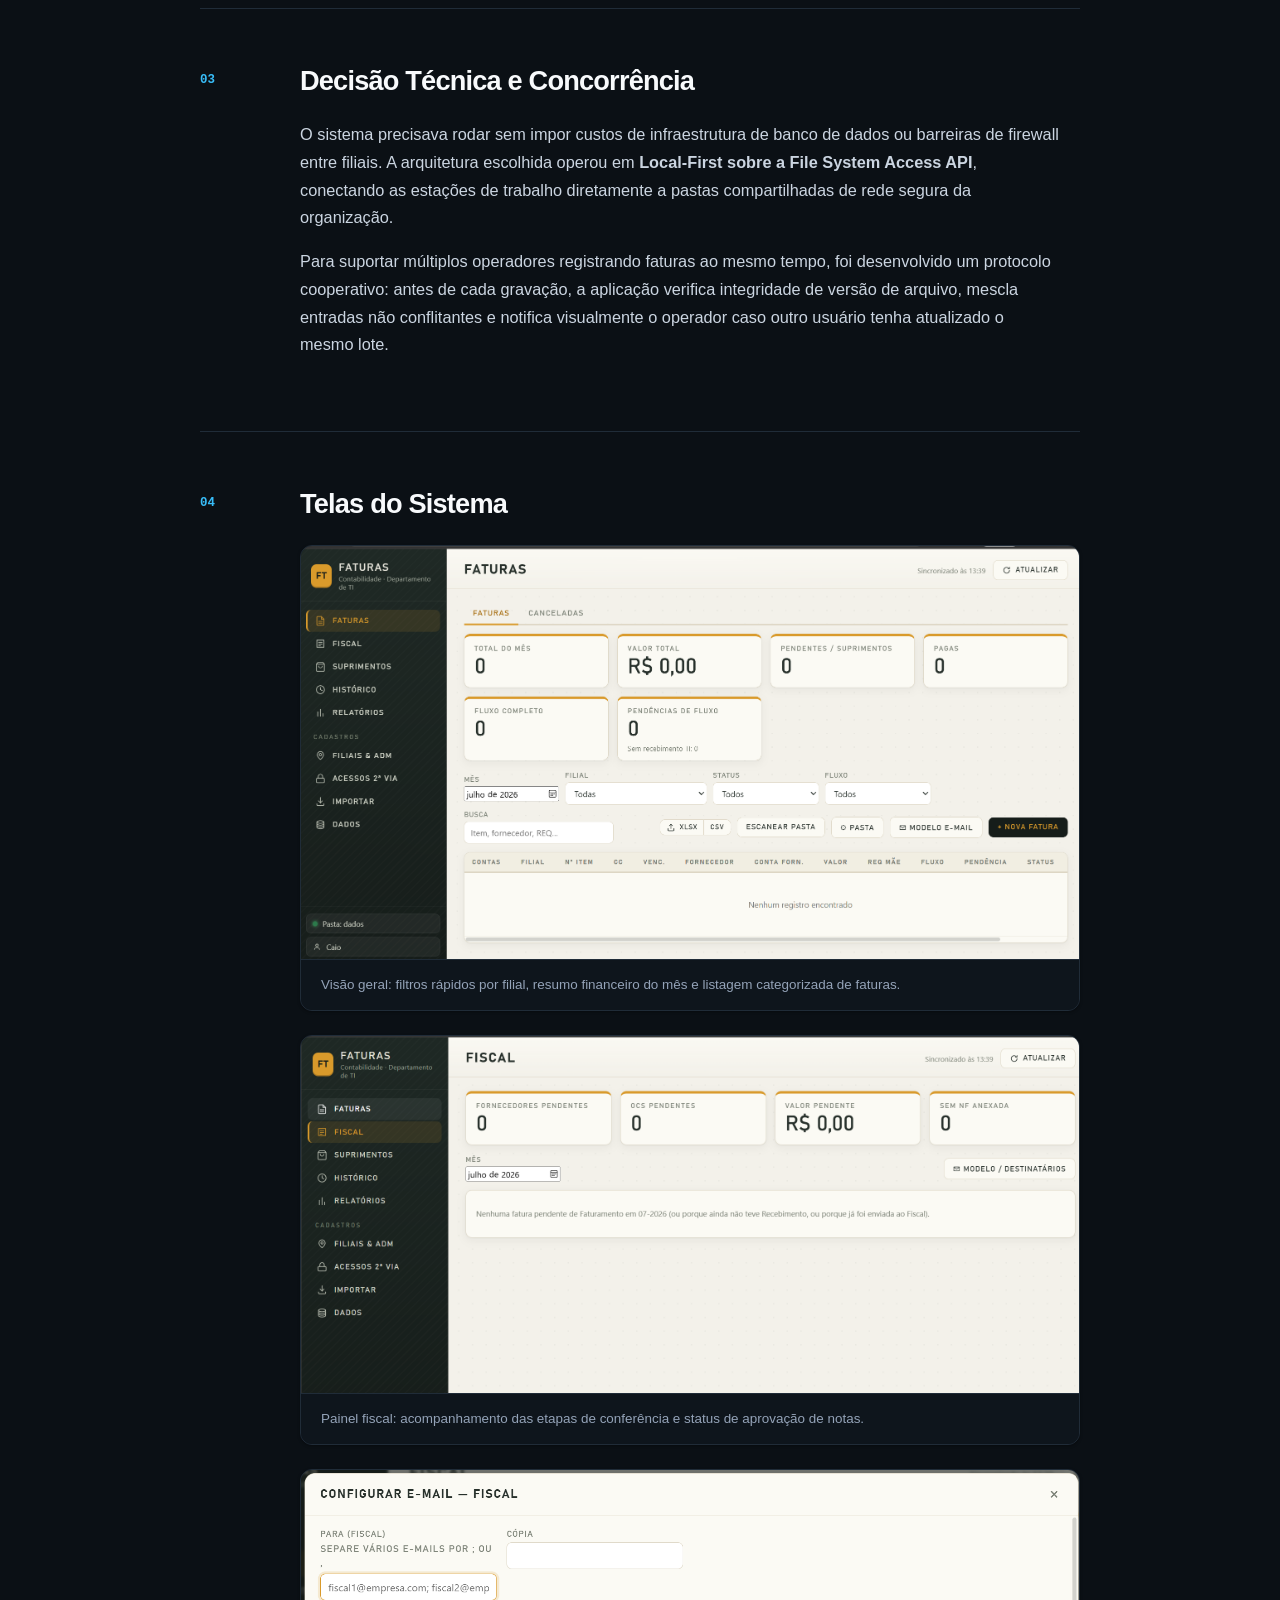
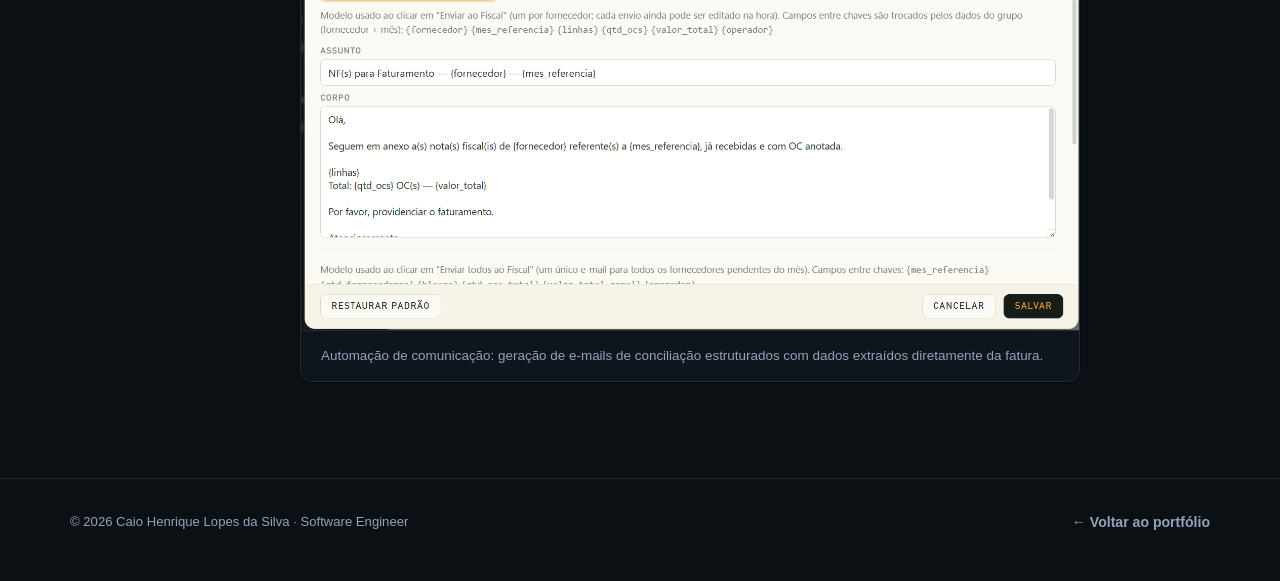
<file: projeto-faturas.html>
<!doctype html>
<html lang="pt-BR">
  <head>
    <meta charset="UTF-8">
    <meta name="viewport" content="width=device-width, initial-scale=1">
    <meta name="author" content="Caio Henrique Lopes da Silva">
    <meta name="description" content="Estudo de caso da Gestão de Faturas por Filial: aplicação corporativa interna para centralizar lançamentos, importação de dados e fluxo fiscal entre unidades operacionais.">
    <meta name="theme-color" content="#0b1015">

    <meta property="og:locale" content="pt_BR">
    <meta property="og:type" content="article">
    <meta property="og:title" content="Gestão de Faturas por Filial — Caio Henrique Lopes da Silva">
    <meta property="og:description" content="Centralização e automação da esteira de faturas e fluxo fiscal corporativo.">

    <title>Gestão de Faturas por Filial — Caio Henrique Lopes da Silva</title>
    <link rel="icon" type="image/svg+xml" href="favicon.svg">
    <link rel="stylesheet" href="styles.css">

    <script>
      (function () {
        const stored = localStorage.getItem('theme');
        if (stored) {
          document.documentElement.setAttribute('data-theme', stored);
        } else {
          document.documentElement.setAttribute('data-theme', 'dark');
        }
      })();
    </script>
  </head>

  <body>
    <a class="skip-link" href="#conteudo">Pular para o conteúdo</a>

    <header class="site-header">
      <div class="container site-nav">
        <a class="brand" href="index.html" aria-label="Voltar para o início">
          <span class="brand-mark" aria-hidden="true">CH</span>
          <div class="brand-info">
            <span class="brand-name">Caio Lopes</span>
            <span class="brand-tag">Software Engineer</span>
          </div>
        </a>

        <div class="nav-actions">
          <nav aria-label="Navegação da página">
            <a class="nav-back" href="index.html#projetos">← Voltar aos projetos</a>
          </nav>

          <button class="theme-toggle" id="theme-toggle" type="button" aria-label="Alternar tema claro/escuro" title="Alternar tema">
            <svg class="icon-sun" viewBox="0 0 24 24" fill="none" stroke="currentColor" stroke-width="2" stroke-linecap="round" stroke-linejoin="round" aria-hidden="true">
              <circle cx="12" cy="12" r="5"></circle>
              <line x1="12" y1="1" x2="12" y2="3"></line>
              <line x1="12" y1="21" x2="12" y2="23"></line>
              <line x1="4.22" y1="4.22" x2="5.64" y2="5.64"></line>
              <line x1="18.36" y1="18.36" x2="19.78" y2="19.78"></line>
              <line x1="1" y1="12" x2="3" y2="12"></line>
              <line x1="21" y1="12" x2="23" y2="12"></line>
              <line x1="4.22" y1="19.78" x2="5.64" y2="18.36"></line>
              <line x1="18.36" y1="5.64" x2="19.78" y2="4.22"></line>
            </svg>
            <svg class="icon-moon" viewBox="0 0 24 24" fill="none" stroke="currentColor" stroke-width="2" stroke-linecap="round" stroke-linejoin="round" aria-hidden="true">
              <path d="M21 12.79A9 9 0 1 1 11.21 3 7 7 0 0 0 21 12.79z"></path>
            </svg>
          </button>
        </div>
      </div>
    </header>

    <header class="detail-hero">
      <div class="container">
        <a class="back-link" href="index.html#projetos">← Projetos selecionados</a>

        <div class="detail-hero-grid">
          <div>
            <p class="eyebrow">Sistema Corporativo Interno · Esteira Fiscal</p>
            <h1>Gestão de Faturas por Filial</h1>
            <p class="detail-lede">
              Uma aplicação corporativa para lançar, importar, conciliar e rastrear faturas recebidas por diferentes
              filiais operacionais, estabelecendo uma ponte estruturada e confiável com o departamento fiscal central.
            </p>
          </div>
          <div class="detail-hero-meta">
            <span>Status</span>
            <strong>Uso Corporativo Interno</strong>
            <span>Arquitetura</span>
            <strong>Local-First / Multiusuário</strong>
            <small>Desenvolvido para coordenar o fluxo operacional e fiscal entre unidades.</small>
          </div>
        </div>

        <ul class="tag-list" aria-label="Tecnologias do projeto">
          <li>JavaScript (ES6+)</li>
          <li>File System Access API</li>
          <li>Importação de Planilhas</li>
          <li>Multiusuário Concorrente</li>
          <li>Templates de Conciliação Fiscal</li>
        </ul>
      </div>
    </header>

    <main class="detail-main" id="conteudo">
      <div class="container detail-content">
        <section class="detail-section" aria-labelledby="contexto-title">
          <div class="detail-section-header">
            <span>01</span>
            <h2 id="contexto-title">Cenário e Gargalo Operacional</h2>
          </div>
          <div class="detail-copy">
            <p>
              Em operações com filiais distribuídas geograficamente, o recebimento físico e digital de faturas de fornecedores
              frequentemente gerava desalinhamento entre o polo operacional e o setor fiscal. Notas chegavam com prazos
              curtos de vencimento, aprovações pendentes em e-mails e ausência de uma visão unificada sobre o status de
              cada lançamento.
            </p>
            <p>
              O sistema foi concebido para dar transparência instantânea à esteira de contas a pagar: qual filial recebeu
              o documento, qual é o fornecedor, se há pendência de validação operacional e qual é a etapa exata de
              escrituração no fiscal.
            </p>
          </div>
        </section>

        <section class="detail-section" aria-labelledby="solucao-title">
          <div class="detail-section-header">
            <span>02</span>
            <h2 id="solucao-title">Entregáveis e Funcionalidades</h2>
          </div>
          <ul class="detail-list">
            <li><strong>Lançamento Ágil &amp; Edição:</strong> cadastro centralizado de faturas por mês de competência, filial de origem, fornecedor, valor e status de conformidade.</li>
            <li><strong>Importação em Lote:</strong> ingestão estruturada de dados a partir de planilhas operacionais e pastas de rede com validação de duplicidade.</li>
            <li><strong>Fluxo de Conciliação Fiscal:</strong> painel dedicado para a equipe fiscal marcar pendências, devoluções e aprovações com preenchimento automatizado de modelos de e-mail padronizados.</li>
            <li><strong>Gestão de Recorrências:</strong> cadastro de fornecedores com despesas fixas recorrentes, reduzindo o tempo de lançamento nos fechamentos mensais.</li>
            <li><strong>Painel de Indicadores:</strong> métricas consolidadas de volume financeiro por filial, quantidade de notas pendentes e distribuição por status.</li>
          </ul>
        </section>

        <section class="detail-section" aria-labelledby="decisoes-title">
          <div class="detail-section-header">
            <span>03</span>
            <h2 id="decisoes-title">Decisão Técnica e Concorrência</h2>
          </div>
          <div class="detail-copy">
            <p>
              O sistema precisava rodar sem impor custos de infraestrutura de banco de dados ou barreiras de firewall
              entre filiais. A arquitetura escolhida operou em <strong>Local-First sobre a File System Access API</strong>,
              conectando as estações de trabalho diretamente a pastas compartilhadas de rede segura da organização.
            </p>
            <p>
              Para suportar múltiplos operadores registrando faturas ao mesmo tempo, foi desenvolvido um protocolo cooperativo:
              antes de cada gravação, a aplicação verifica integridade de versão de arquivo, mescla entradas não conflitantes e
              notifica visualmente o operador caso outro usuário tenha atualizado o mesmo lote.
            </p>
          </div>
        </section>

        <section class="detail-section" aria-labelledby="telas-title">
          <div class="detail-section-header">
            <span>04</span>
            <h2 id="telas-title">Telas do Sistema</h2>
          </div>
          <div class="gallery">
            <figure>
              <img src="docs/screenshots/GerenciamentoFaturas/FaturasTelaIni.png" alt="Tela inicial com indicadores por filial e listagem de faturas" loading="lazy">
              <figcaption>Visão geral: filtros rápidos por filial, resumo financeiro do mês e listagem categorizada de faturas.</figcaption>
            </figure>
            <figure>
              <img src="docs/screenshots/GerenciamentoFaturas/FaturasFiscal.png" alt="Tela de controle do fluxo fiscal entre áreas" loading="lazy">
              <figcaption>Painel fiscal: acompanhamento das etapas de conferência e status de aprovação de notas.</figcaption>
            </figure>
            <figure>
              <img src="docs/screenshots/GerenciamentoFaturas/ModeloEmailFiscal.png" alt="Geração automática de modelos de e-mail fiscal a partir dos registros" loading="lazy">
              <figcaption>Automação de comunicação: geração de e-mails de conciliação estruturados com dados extraídos diretamente da fatura.</figcaption>
            </figure>
          </div>
        </section>
      </div>
    </main>

    <footer class="site-footer">
      <div class="container footer-inner">
        <span>© 2026 Caio Henrique Lopes da Silva · Software Engineer</span>
        <a class="nav-back" href="index.html#projetos">← Voltar ao portfólio</a>
      </div>
    </footer>

    <script>
      const themeToggleBtn = document.getElementById('theme-toggle');
      if (themeToggleBtn) {
        themeToggleBtn.addEventListener('click', function () {
          const currentTheme = document.documentElement.getAttribute('data-theme') || 'light';
          const newTheme = currentTheme === 'dark' ? 'light' : 'dark';
          document.documentElement.setAttribute('data-theme', newTheme);
          localStorage.setItem('theme', newTheme);
        });
      }
    </script>
  </body>
</html>
</file>
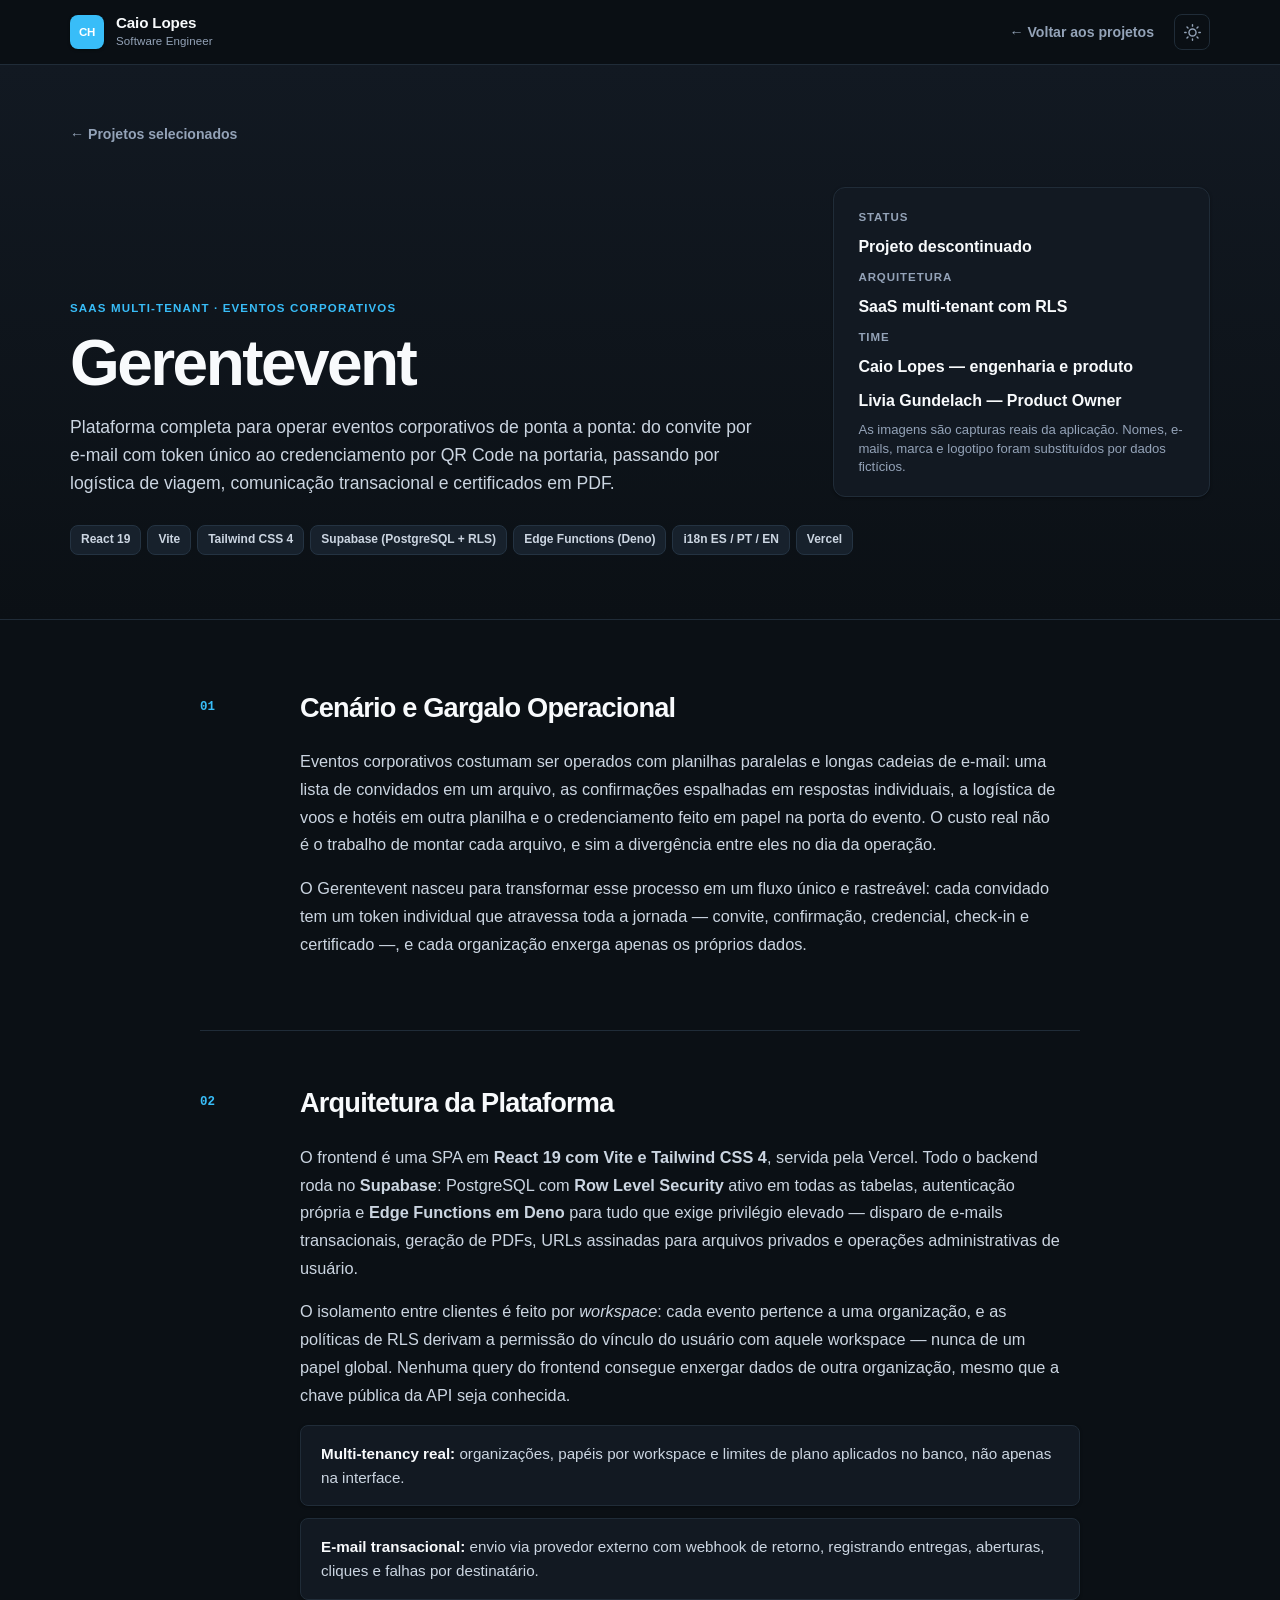
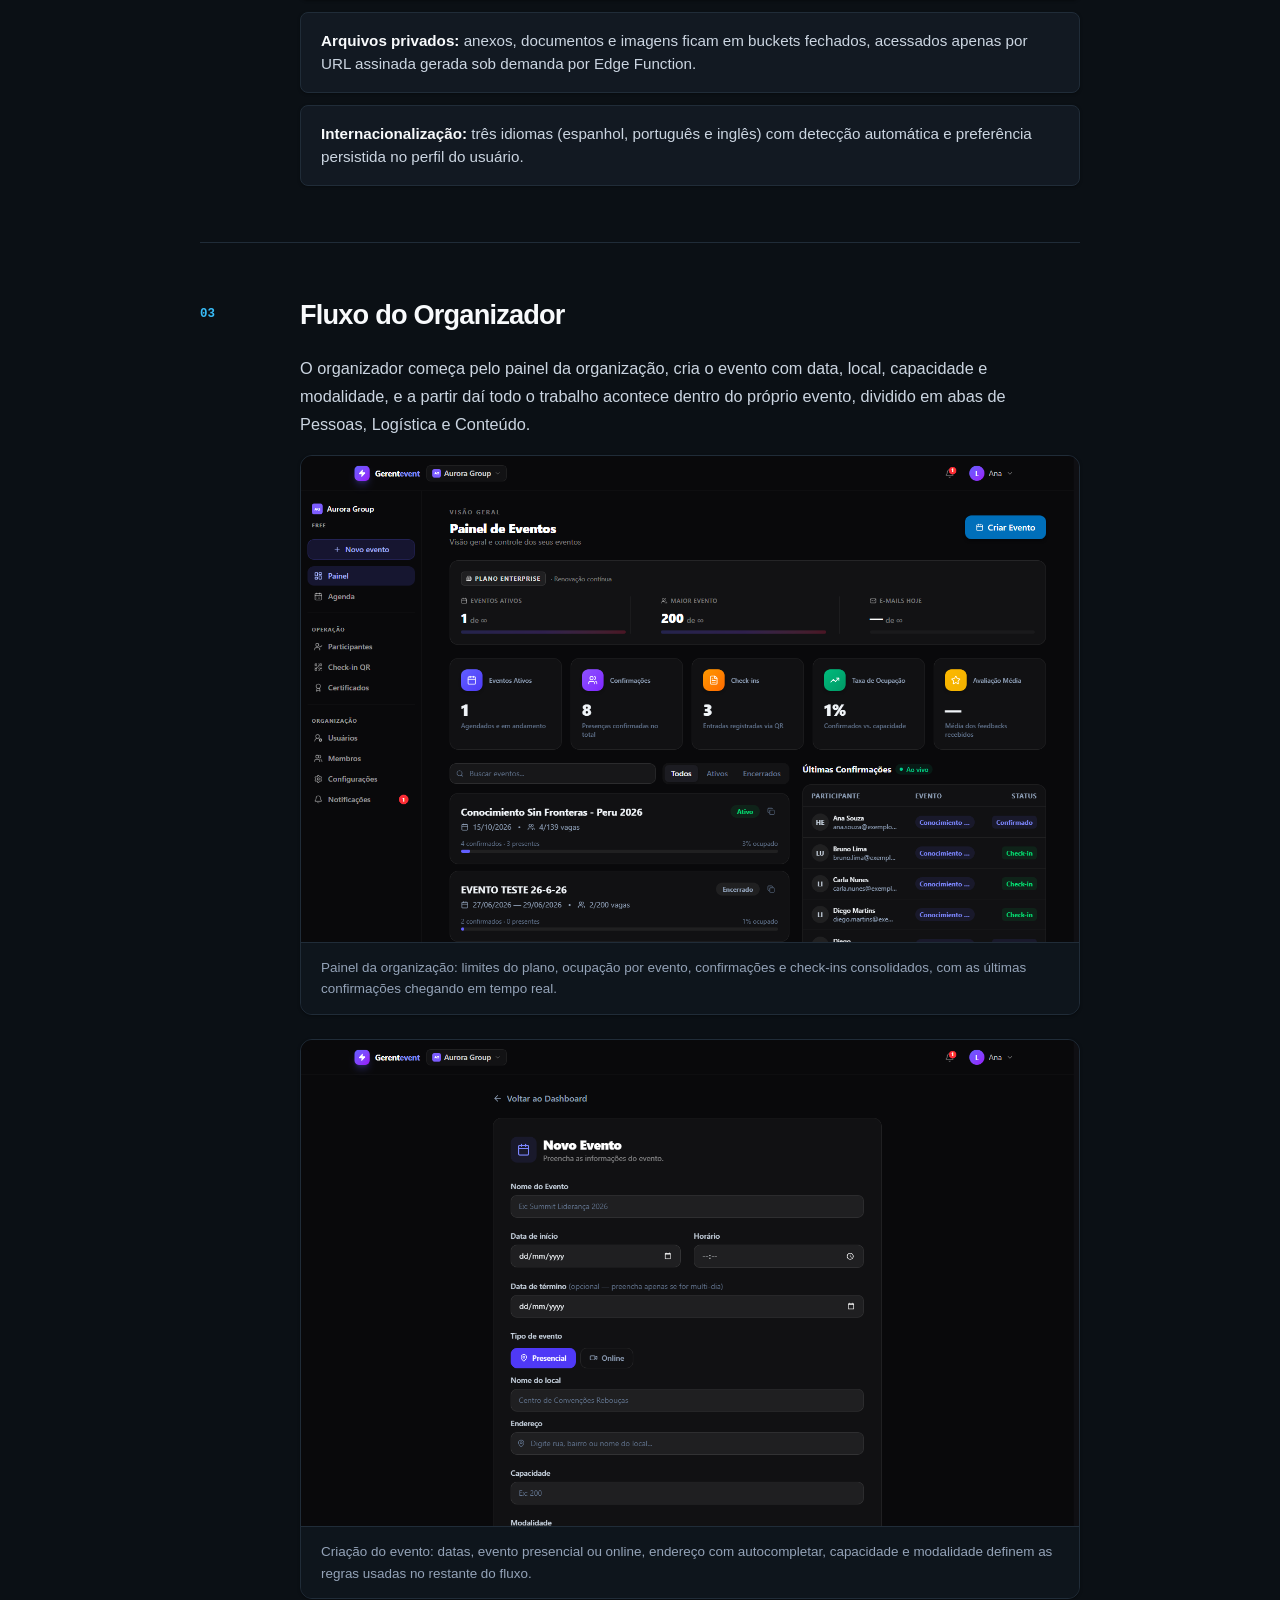
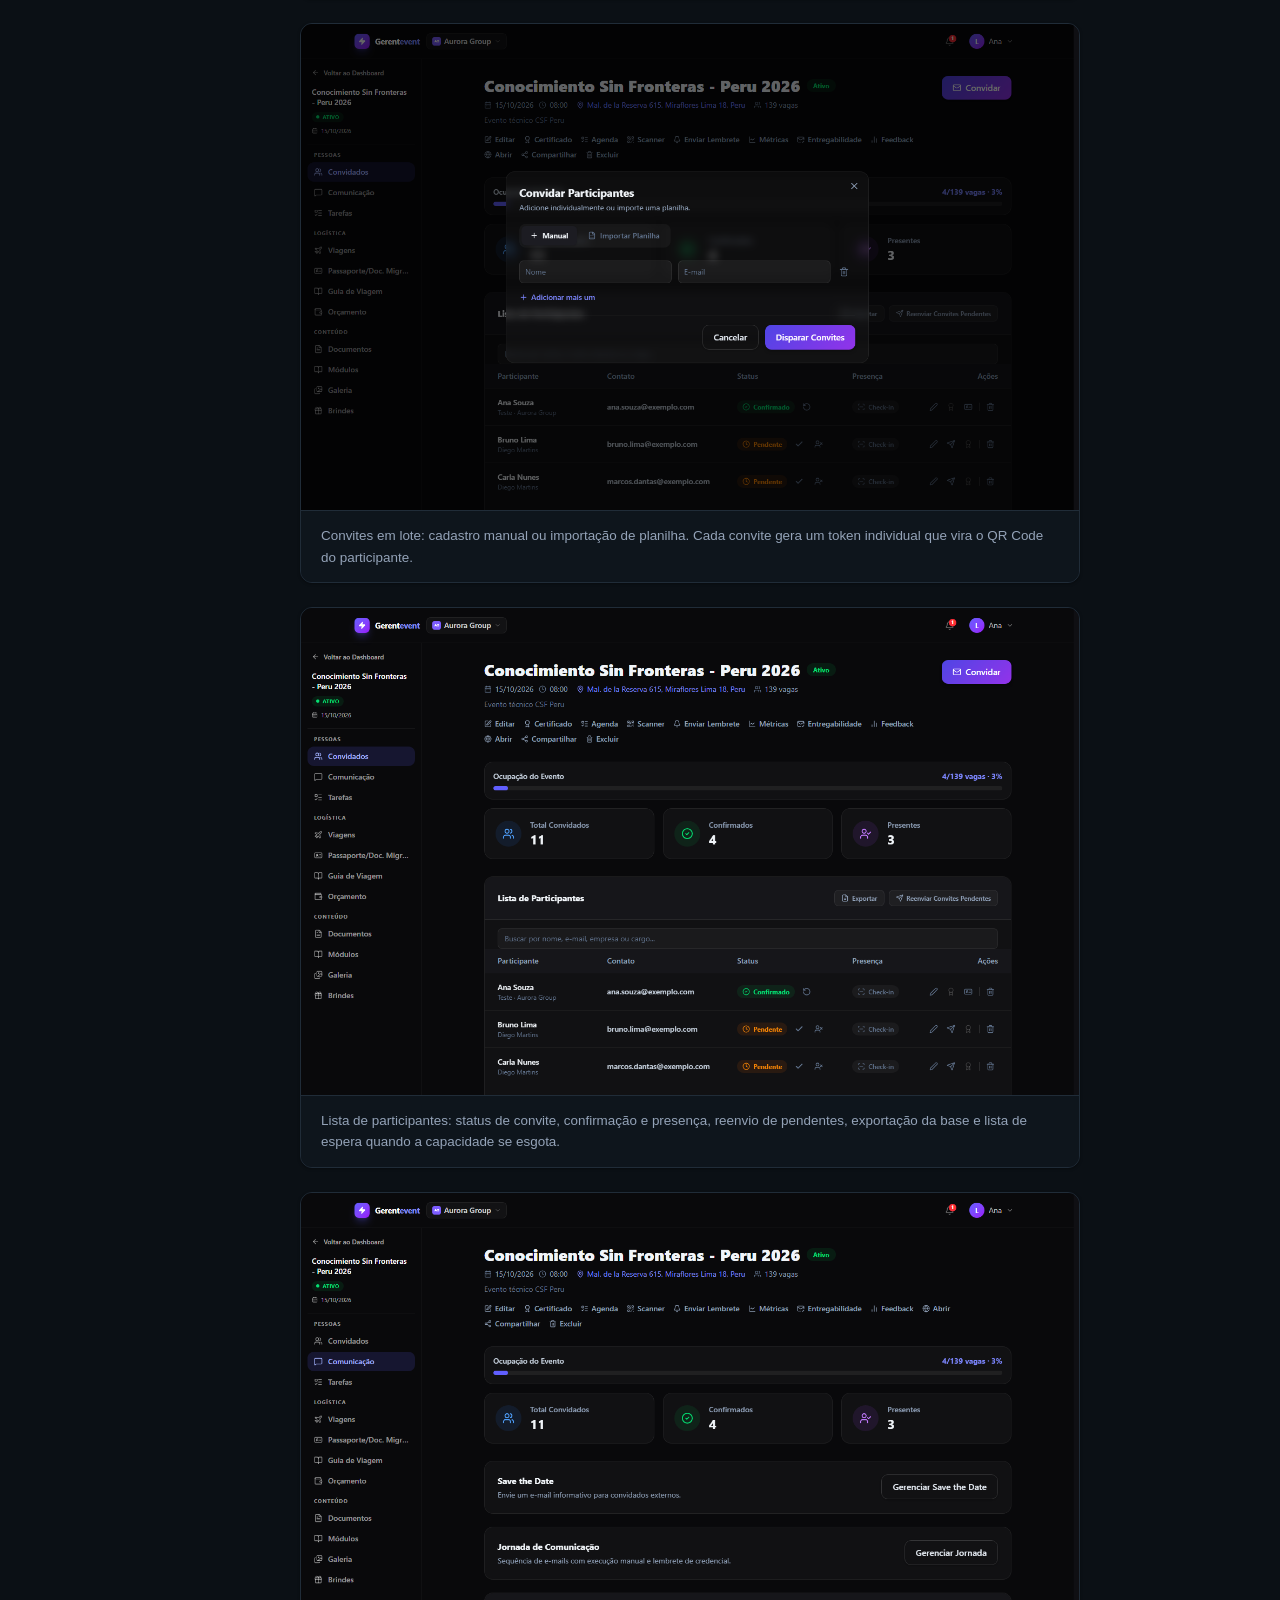
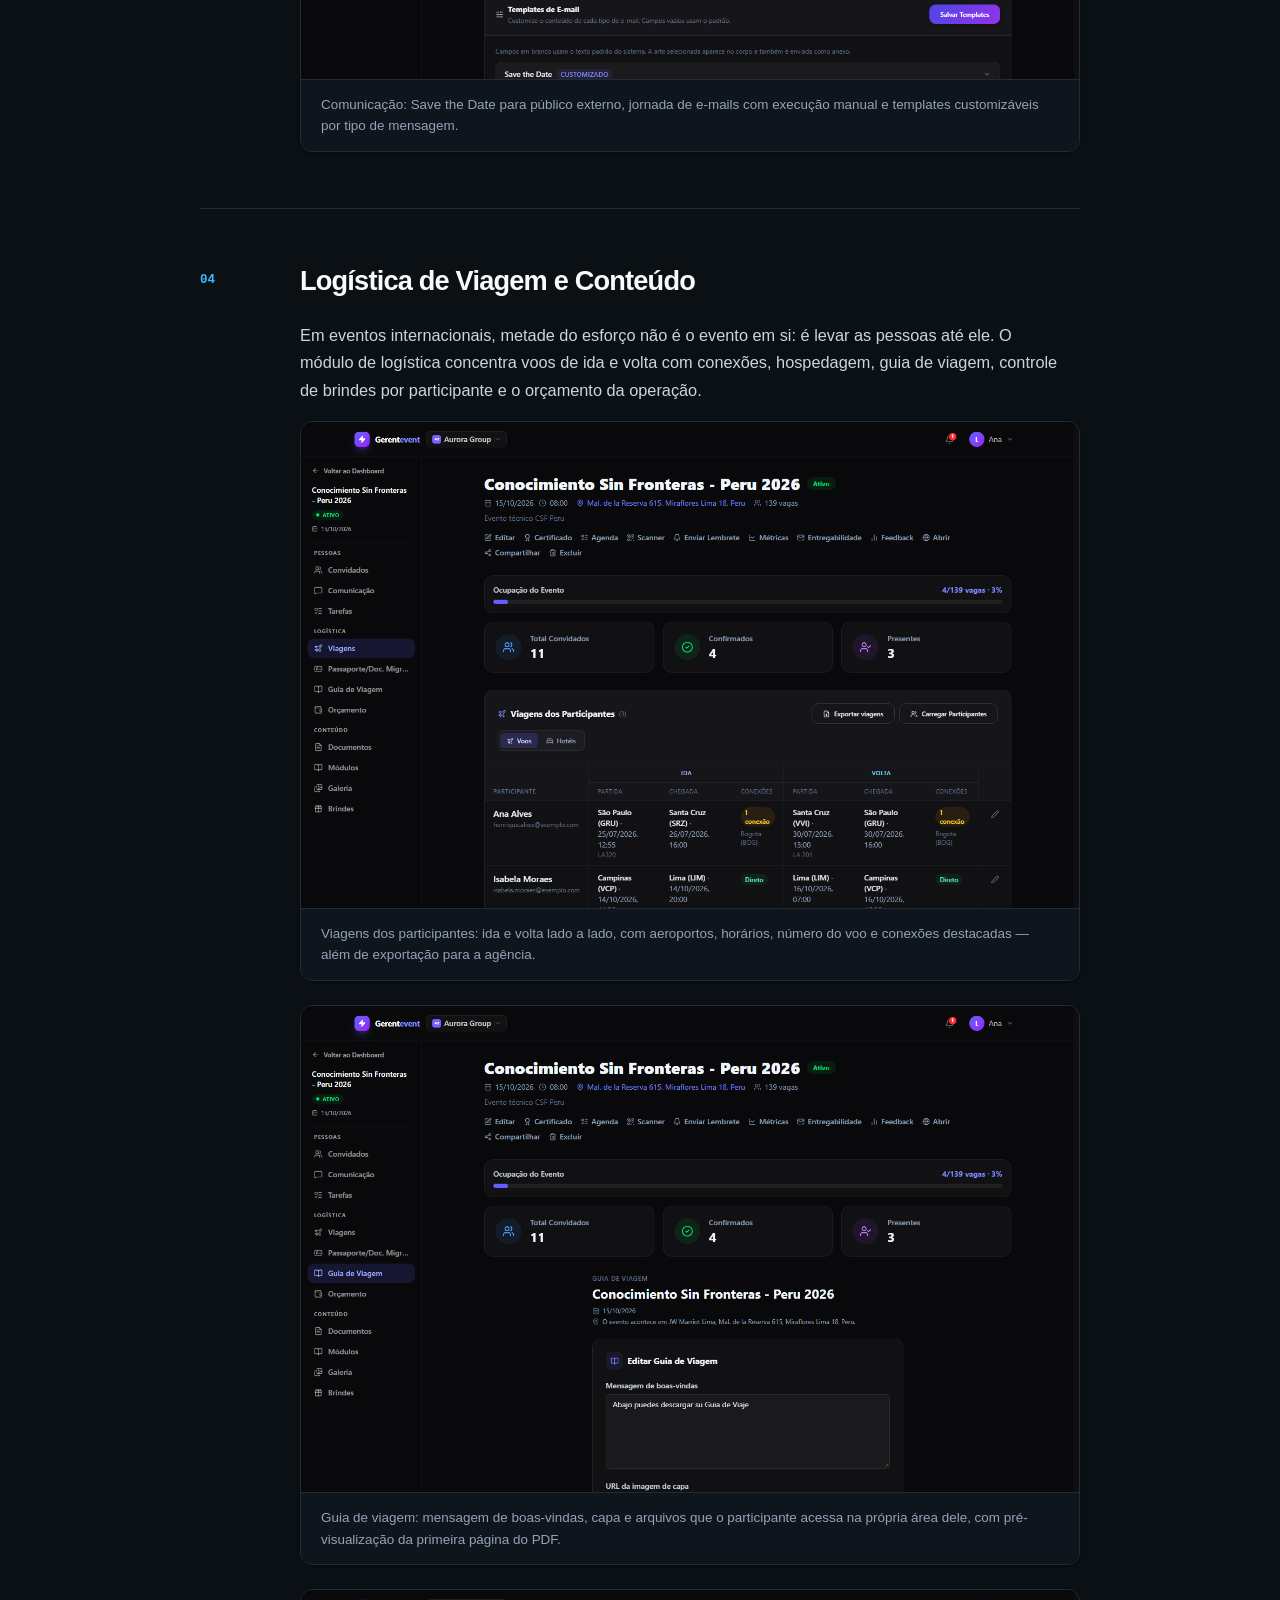
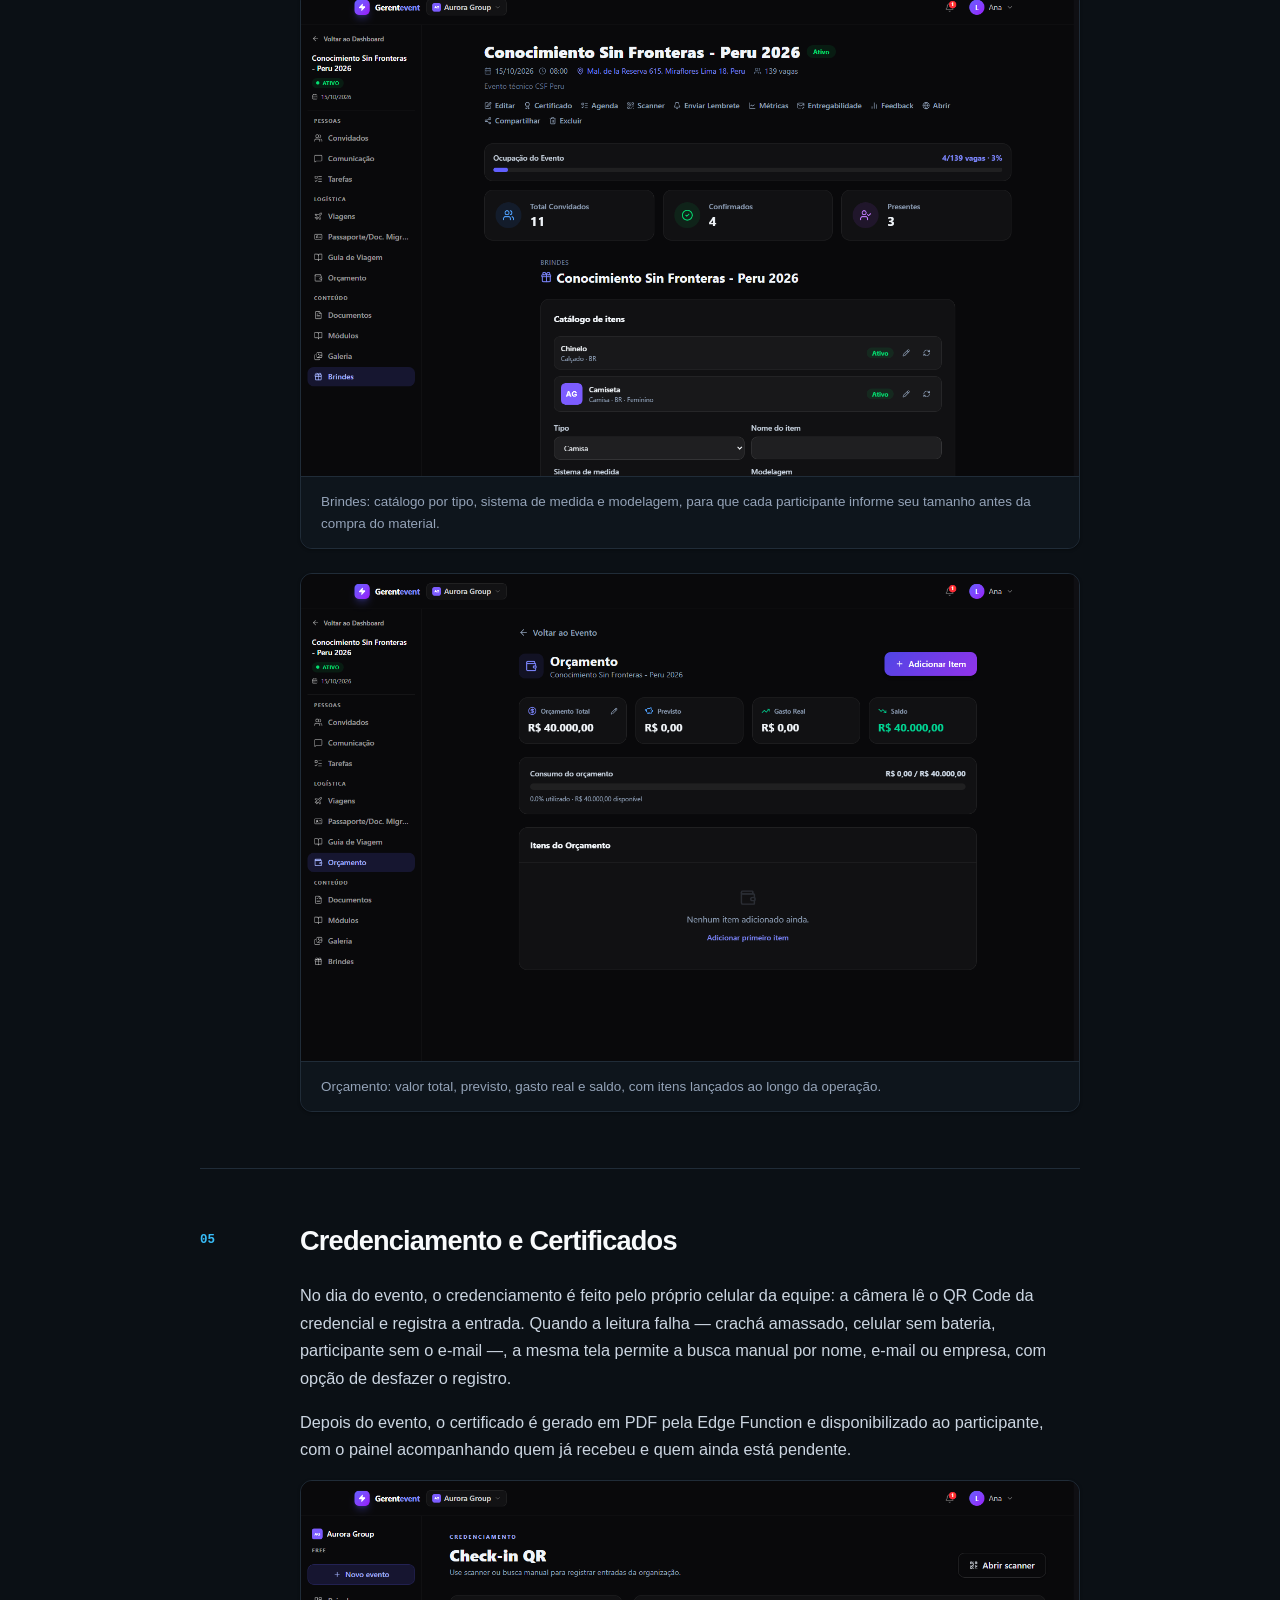
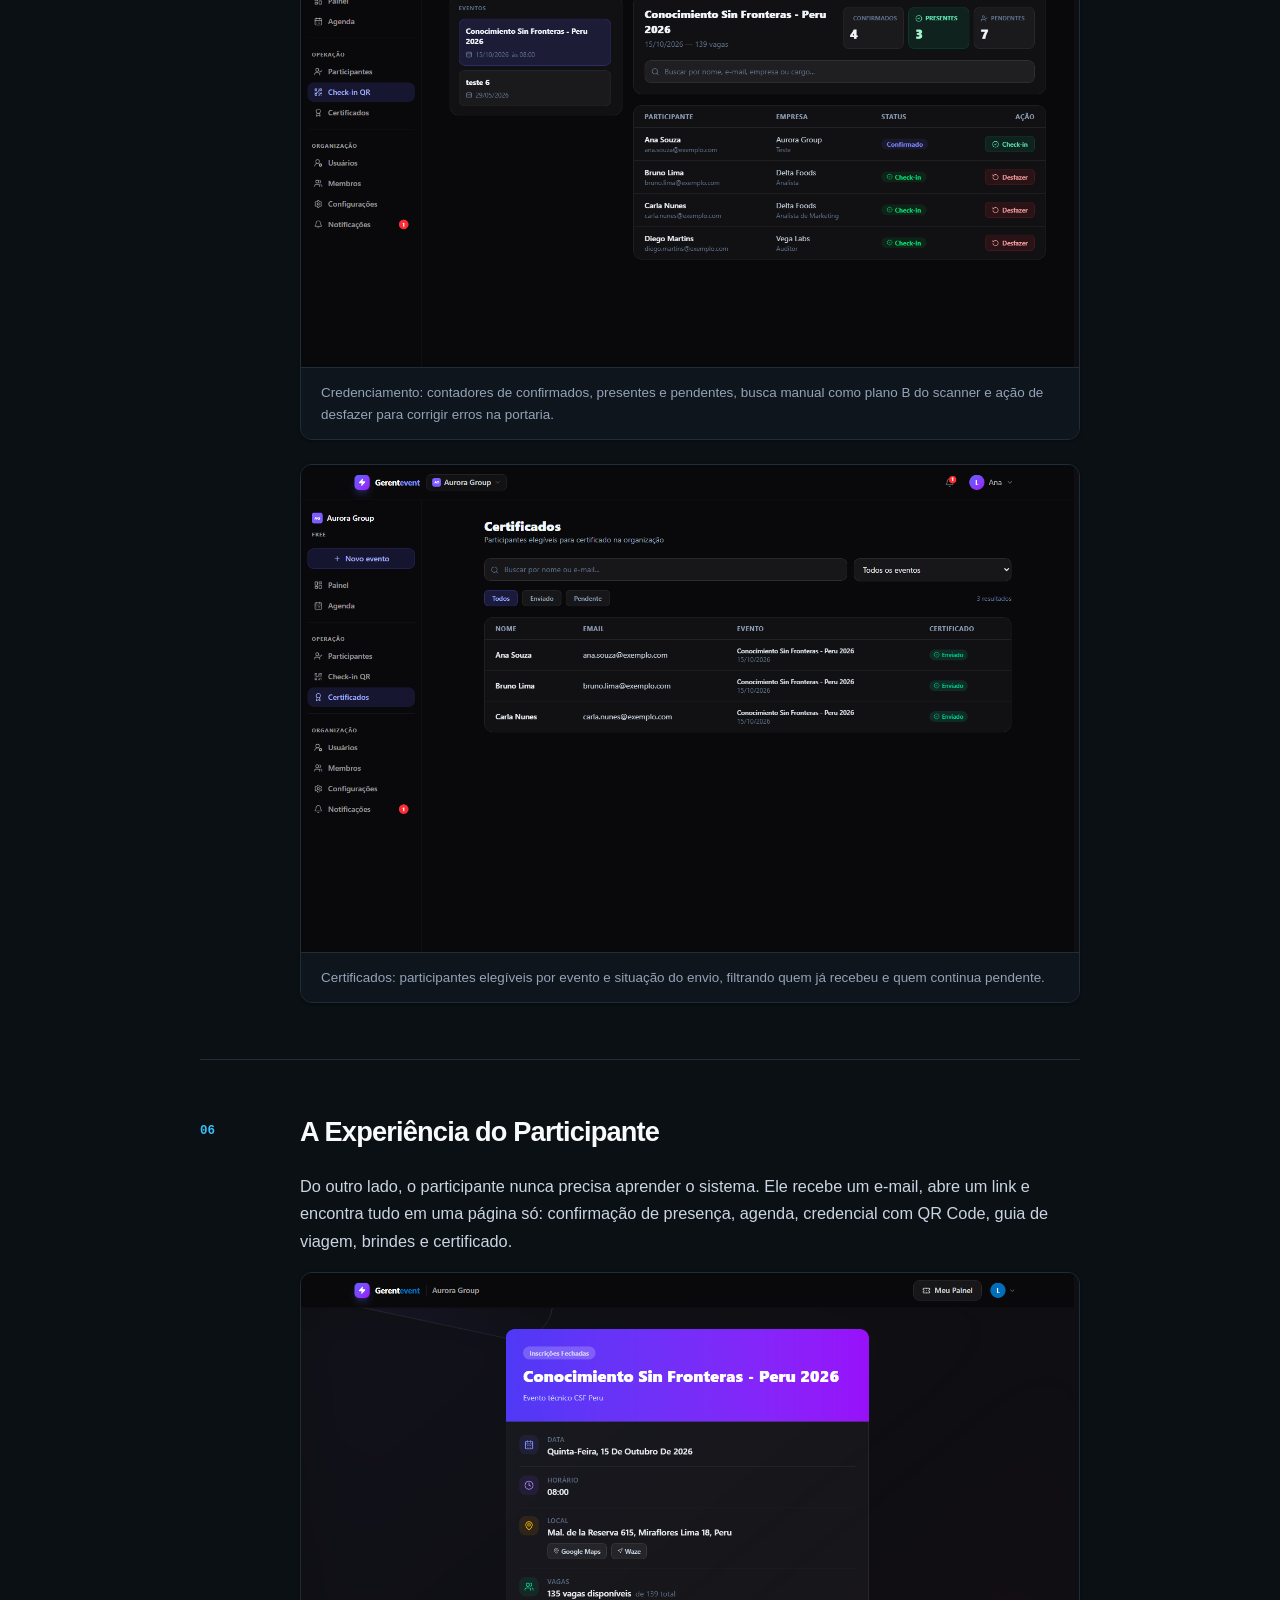
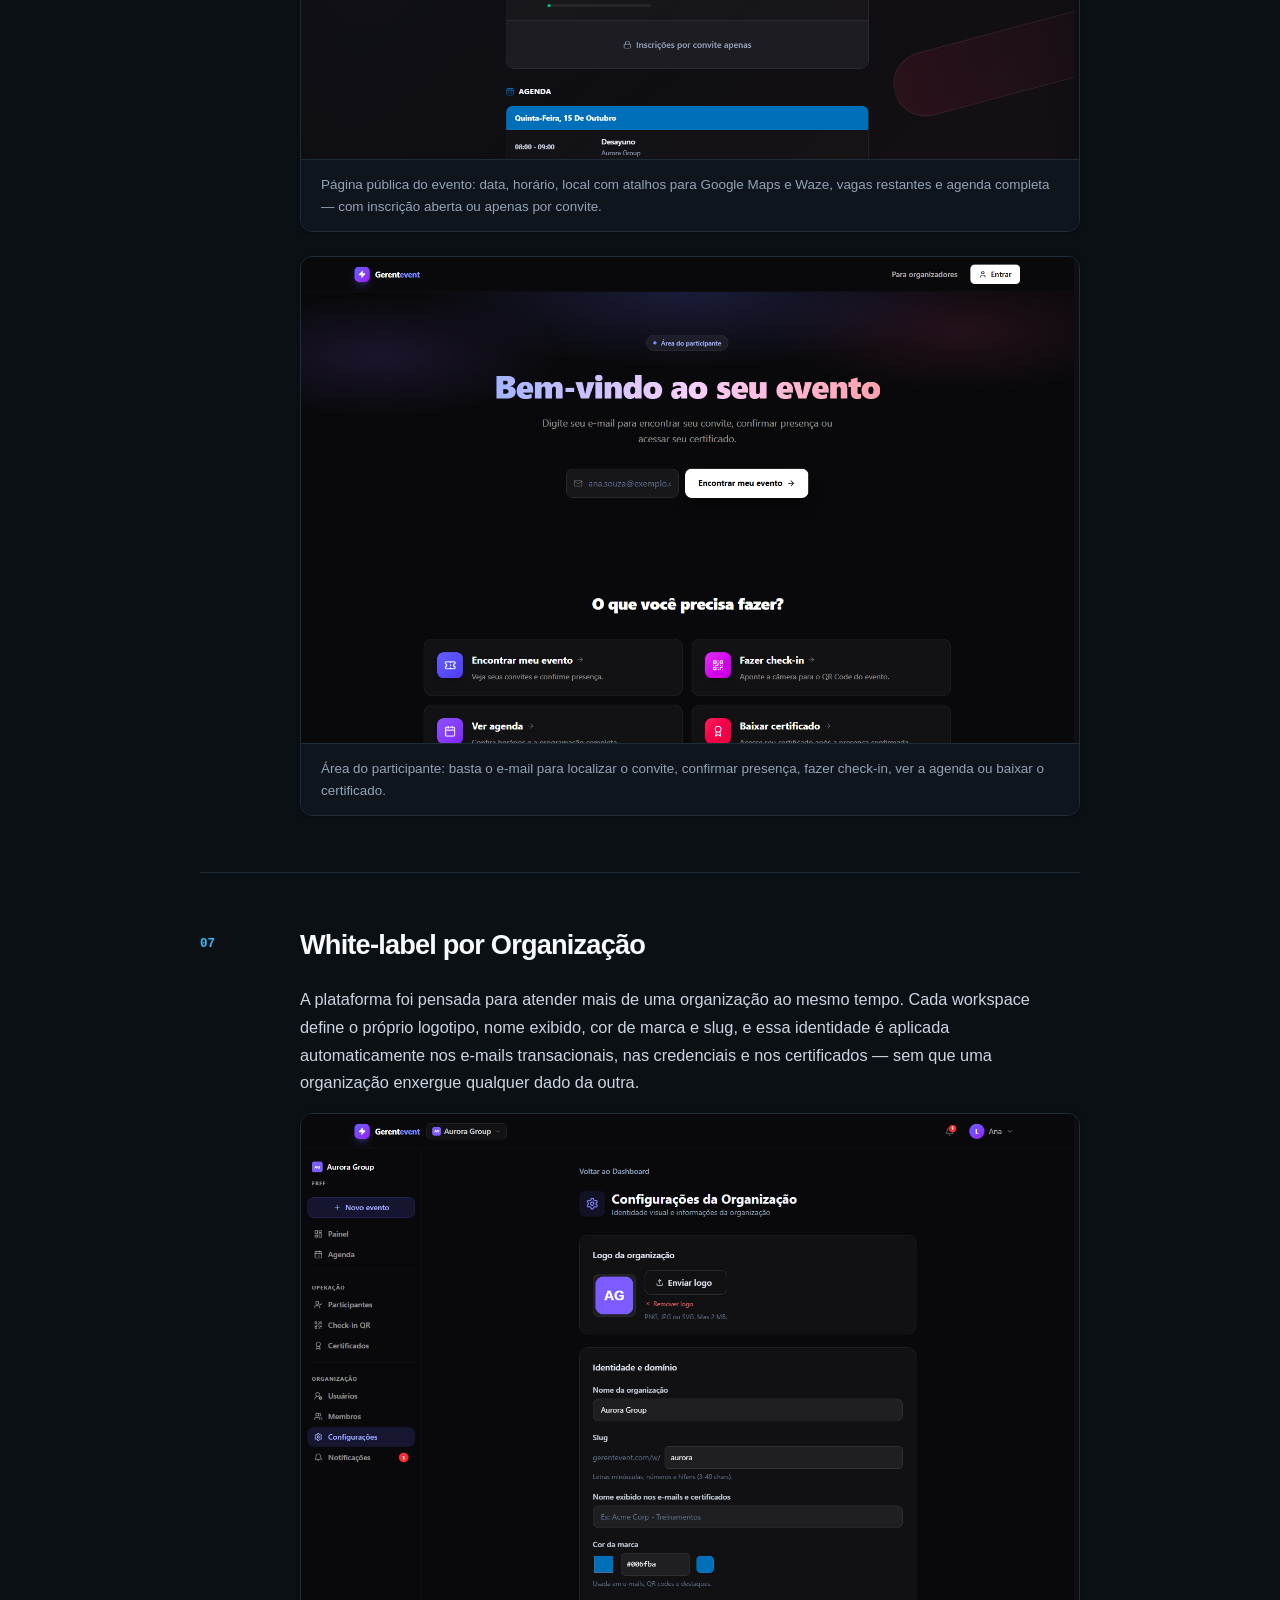
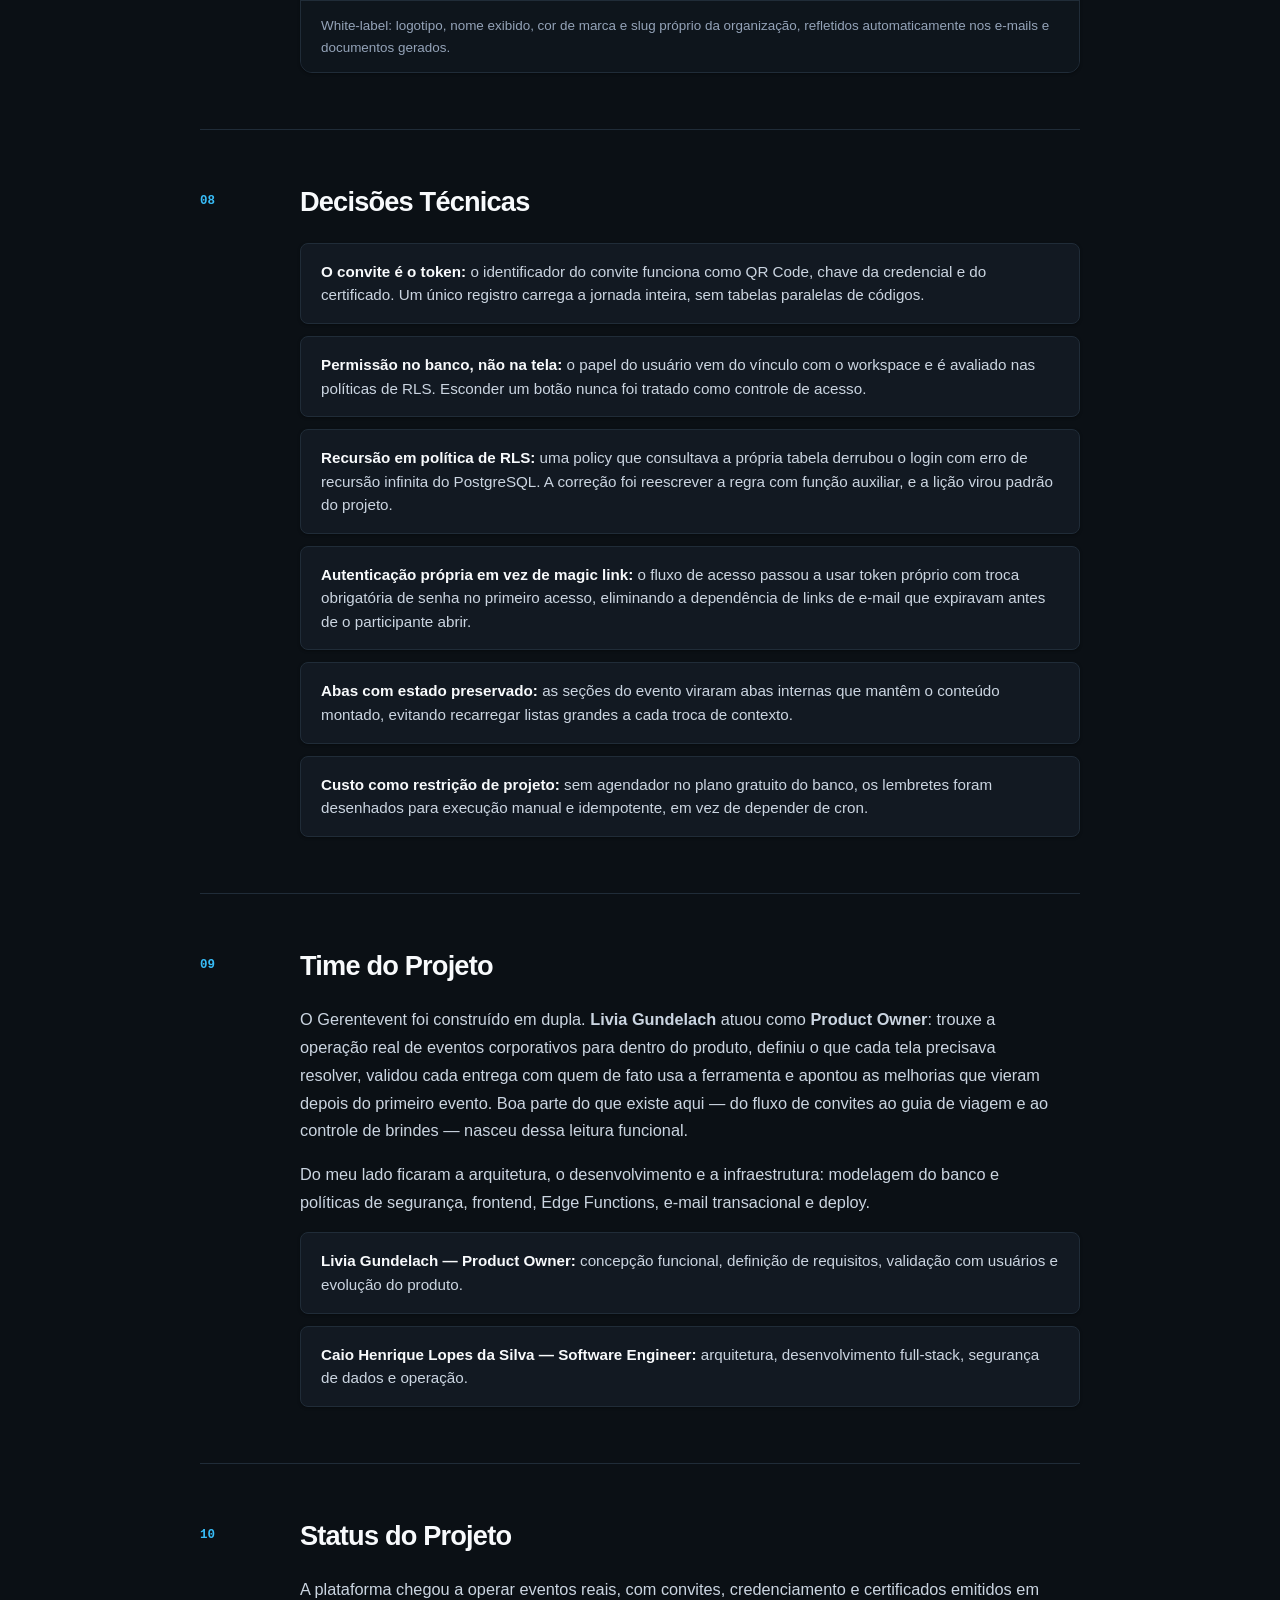
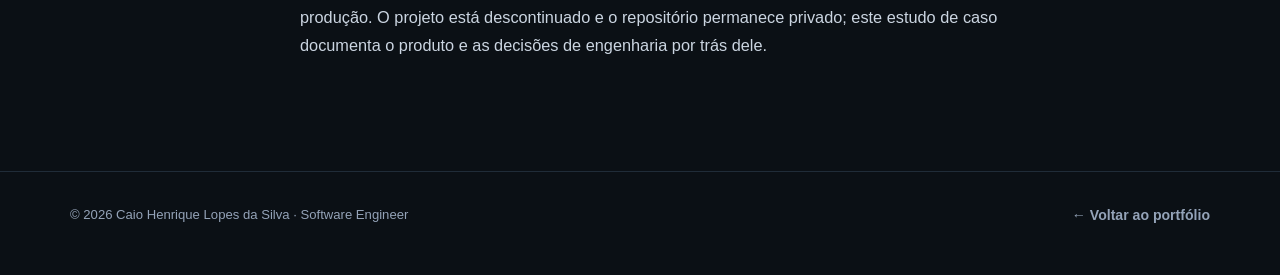
<file: projeto-gerentevent.html>
<!doctype html>
<html lang="pt-BR">
  <head>
    <meta charset="UTF-8">
    <meta name="viewport" content="width=device-width, initial-scale=1">
    <meta name="author" content="Caio Henrique Lopes da Silva">
    <meta name="description" content="Estudo de caso do Gerentevent: plataforma SaaS multi-tenant para gestão de eventos corporativos, com convites por e-mail, credenciamento por QR Code, logística de viagem e certificados automáticos.">
    <meta name="theme-color" content="#0b1015">

    <meta property="og:locale" content="pt_BR">
    <meta property="og:type" content="article">
    <meta property="og:title" content="Gerentevent — Caio Henrique Lopes da Silva">
    <meta property="og:description" content="Plataforma SaaS multi-tenant de gestão de eventos corporativos: convites, credenciamento por QR Code, logística e certificados.">

    <title>Gerentevent — Caio Henrique Lopes da Silva</title>
    <link rel="icon" type="image/svg+xml" href="favicon.svg">
    <link rel="stylesheet" href="styles.css">

    <script>
      (function () {
        const stored = localStorage.getItem('theme');
        if (stored) {
          document.documentElement.setAttribute('data-theme', stored);
        } else {
          document.documentElement.setAttribute('data-theme', 'dark');
        }
      })();
    </script>
  </head>

  <body>
    <a class="skip-link" href="#conteudo">Pular para o conteúdo</a>

    <header class="site-header">
      <div class="container site-nav">
        <a class="brand" href="index.html" aria-label="Voltar para o início">
          <span class="brand-mark" aria-hidden="true">CH</span>
          <div class="brand-info">
            <span class="brand-name">Caio Lopes</span>
            <span class="brand-tag">Software Engineer</span>
          </div>
        </a>

        <div class="nav-actions">
          <nav aria-label="Navegação da página">
            <a class="nav-back" href="index.html#projetos">← Voltar aos projetos</a>
          </nav>

          <button class="theme-toggle" id="theme-toggle" type="button" aria-label="Alternar tema claro/escuro" title="Alternar tema">
            <svg class="icon-sun" viewBox="0 0 24 24" fill="none" stroke="currentColor" stroke-width="2" stroke-linecap="round" stroke-linejoin="round" aria-hidden="true">
              <circle cx="12" cy="12" r="5"></circle>
              <line x1="12" y1="1" x2="12" y2="3"></line>
              <line x1="12" y1="21" x2="12" y2="23"></line>
              <line x1="4.22" y1="4.22" x2="5.64" y2="5.64"></line>
              <line x1="18.36" y1="18.36" x2="19.78" y2="19.78"></line>
              <line x1="1" y1="12" x2="3" y2="12"></line>
              <line x1="21" y1="12" x2="23" y2="12"></line>
              <line x1="4.22" y1="19.78" x2="5.64" y2="18.36"></line>
              <line x1="18.36" y1="5.64" x2="19.78" y2="4.22"></line>
            </svg>
            <svg class="icon-moon" viewBox="0 0 24 24" fill="none" stroke="currentColor" stroke-width="2" stroke-linecap="round" stroke-linejoin="round" aria-hidden="true">
              <path d="M21 12.79A9 9 0 1 1 11.21 3 7 7 0 0 0 21 12.79z"></path>
            </svg>
          </button>
        </div>
      </div>
    </header>

    <header class="detail-hero">
      <div class="container">
        <a class="back-link" href="index.html#projetos">← Projetos selecionados</a>

        <div class="detail-hero-grid">
          <div>
            <p class="eyebrow">SaaS Multi-tenant · Eventos Corporativos</p>
            <h1>Gerentevent</h1>
            <p class="detail-lede">
              Plataforma completa para operar eventos corporativos de ponta a ponta: do convite por e-mail com token único
              ao credenciamento por QR Code na portaria, passando por logística de viagem, comunicação transacional
              e certificados em PDF.
            </p>
          </div>
          <div class="detail-hero-meta">
            <span>Status</span>
            <strong>Projeto descontinuado</strong>
            <span>Arquitetura</span>
            <strong>SaaS multi-tenant com RLS</strong>
            <span>Time</span>
            <strong>Caio Lopes — engenharia e produto</strong>
            <strong>Livia Gundelach — Product Owner</strong>
            <small>As imagens são capturas reais da aplicação. Nomes, e-mails, marca e logotipo foram substituídos por dados fictícios.</small>
          </div>
        </div>

        <ul class="tag-list" aria-label="Tecnologias do projeto">
          <li>React 19</li>
          <li>Vite</li>
          <li>Tailwind CSS 4</li>
          <li>Supabase (PostgreSQL + RLS)</li>
          <li>Edge Functions (Deno)</li>
          <li>i18n ES / PT / EN</li>
          <li>Vercel</li>
        </ul>
      </div>
    </header>

    <main class="detail-main" id="conteudo">
      <div class="container detail-content">
        <section class="detail-section" aria-labelledby="contexto-title">
          <div class="detail-section-header">
            <span>01</span>
            <h2 id="contexto-title">Cenário e Gargalo Operacional</h2>
          </div>
          <div class="detail-copy">
            <p>
              Eventos corporativos costumam ser operados com planilhas paralelas e longas cadeias de e-mail: uma lista de convidados
              em um arquivo, as confirmações espalhadas em respostas individuais, a logística de voos e hotéis em outra planilha e o
              credenciamento feito em papel na porta do evento. O custo real não é o trabalho de montar cada arquivo, e sim a
              divergência entre eles no dia da operação.
            </p>
            <p>
              O Gerentevent nasceu para transformar esse processo em um fluxo único e rastreável: cada convidado tem um token
              individual que atravessa toda a jornada — convite, confirmação, credencial, check-in e certificado —, e cada organização
              enxerga apenas os próprios dados.
            </p>
          </div>
        </section>

        <section class="detail-section" aria-labelledby="arquitetura-title">
          <div class="detail-section-header">
            <span>02</span>
            <h2 id="arquitetura-title">Arquitetura da Plataforma</h2>
          </div>
          <div class="detail-copy">
            <p>
              O frontend é uma SPA em <strong>React 19 com Vite e Tailwind CSS 4</strong>, servida pela Vercel. Todo o backend roda no
              <strong>Supabase</strong>: PostgreSQL com <strong>Row Level Security</strong> ativo em todas as tabelas, autenticação
              própria e <strong>Edge Functions em Deno</strong> para tudo que exige privilégio elevado — disparo de e-mails
              transacionais, geração de PDFs, URLs assinadas para arquivos privados e operações administrativas de usuário.
            </p>
            <p>
              O isolamento entre clientes é feito por <em>workspace</em>: cada evento pertence a uma organização, e as políticas de RLS
              derivam a permissão do vínculo do usuário com aquele workspace — nunca de um papel global. Nenhuma query do frontend
              consegue enxergar dados de outra organização, mesmo que a chave pública da API seja conhecida.
            </p>
          </div>
          <ul class="detail-list">
            <li><strong>Multi-tenancy real:</strong> organizações, papéis por workspace e limites de plano aplicados no banco, não apenas na interface.</li>
            <li><strong>E-mail transacional:</strong> envio via provedor externo com webhook de retorno, registrando entregas, aberturas, cliques e falhas por destinatário.</li>
            <li><strong>Arquivos privados:</strong> anexos, documentos e imagens ficam em buckets fechados, acessados apenas por URL assinada gerada sob demanda por Edge Function.</li>
            <li><strong>Internacionalização:</strong> três idiomas (espanhol, português e inglês) com detecção automática e preferência persistida no perfil do usuário.</li>
          </ul>
        </section>

        <section class="detail-section" aria-labelledby="organizador-title">
          <div class="detail-section-header">
            <span>03</span>
            <h2 id="organizador-title">Fluxo do Organizador</h2>
          </div>
          <div class="detail-copy">
            <p>
              O organizador começa pelo painel da organização, cria o evento com data, local, capacidade e modalidade, e a partir daí
              todo o trabalho acontece dentro do próprio evento, dividido em abas de Pessoas, Logística e Conteúdo.
            </p>
          </div>
          <div class="gallery">
            <figure>
              <img src="docs/screenshots/Gerentevent/AdminDashboard.png" alt="Painel com indicadores da organização e lista de eventos" loading="lazy">
              <figcaption>Painel da organização: limites do plano, ocupação por evento, confirmações e check-ins consolidados, com as últimas confirmações chegando em tempo real.</figcaption>
            </figure>
            <figure>
              <img src="docs/screenshots/Gerentevent/AdminNewEvent.png" alt="Formulário de criação de evento" loading="lazy">
              <figcaption>Criação do evento: datas, evento presencial ou online, endereço com autocompletar, capacidade e modalidade definem as regras usadas no restante do fluxo.</figcaption>
            </figure>
            <figure>
              <img src="docs/screenshots/Gerentevent/EventInviteModal.png" alt="Modal de convite com entrada manual e importação de planilha" loading="lazy">
              <figcaption>Convites em lote: cadastro manual ou importação de planilha. Cada convite gera um token individual que vira o QR Code do participante.</figcaption>
            </figure>
            <figure>
              <img src="docs/screenshots/Gerentevent/EventGuests.png" alt="Lista de participantes do evento com status e ações" loading="lazy">
              <figcaption>Lista de participantes: status de convite, confirmação e presença, reenvio de pendentes, exportação da base e lista de espera quando a capacidade se esgota.</figcaption>
            </figure>
            <figure>
              <img src="docs/screenshots/Gerentevent/EventCommunication.png" alt="Aba de comunicação com Save the Date, jornada e templates de e-mail" loading="lazy">
              <figcaption>Comunicação: Save the Date para público externo, jornada de e-mails com execução manual e templates customizáveis por tipo de mensagem.</figcaption>
            </figure>
          </div>
        </section>

        <section class="detail-section" aria-labelledby="logistica-title">
          <div class="detail-section-header">
            <span>04</span>
            <h2 id="logistica-title">Logística de Viagem e Conteúdo</h2>
          </div>
          <div class="detail-copy">
            <p>
              Em eventos internacionais, metade do esforço não é o evento em si: é levar as pessoas até ele. O módulo de logística
              concentra voos de ida e volta com conexões, hospedagem, guia de viagem, controle de brindes por participante e o
              orçamento da operação.
            </p>
          </div>
          <div class="gallery">
            <figure>
              <img src="docs/screenshots/Gerentevent/EventTravel.png" alt="Tabela de voos de ida e volta dos participantes" loading="lazy">
              <figcaption>Viagens dos participantes: ida e volta lado a lado, com aeroportos, horários, número do voo e conexões destacadas — além de exportação para a agência.</figcaption>
            </figure>
            <figure>
              <img src="docs/screenshots/Gerentevent/EventTravelGuide.png" alt="Editor do guia de viagem do evento" loading="lazy">
              <figcaption>Guia de viagem: mensagem de boas-vindas, capa e arquivos que o participante acessa na própria área dele, com pré-visualização da primeira página do PDF.</figcaption>
            </figure>
            <figure>
              <img src="docs/screenshots/Gerentevent/EventGifts.png" alt="Catálogo de brindes do evento" loading="lazy">
              <figcaption>Brindes: catálogo por tipo, sistema de medida e modelagem, para que cada participante informe seu tamanho antes da compra do material.</figcaption>
            </figure>
            <figure>
              <img src="docs/screenshots/Gerentevent/EventBudget.png" alt="Painel de orçamento do evento" loading="lazy">
              <figcaption>Orçamento: valor total, previsto, gasto real e saldo, com itens lançados ao longo da operação.</figcaption>
            </figure>
          </div>
        </section>

        <section class="detail-section" aria-labelledby="credenciamento-title">
          <div class="detail-section-header">
            <span>05</span>
            <h2 id="credenciamento-title">Credenciamento e Certificados</h2>
          </div>
          <div class="detail-copy">
            <p>
              No dia do evento, o credenciamento é feito pelo próprio celular da equipe: a câmera lê o QR Code da credencial e registra
              a entrada. Quando a leitura falha — crachá amassado, celular sem bateria, participante sem o e-mail —, a mesma tela
              permite a busca manual por nome, e-mail ou empresa, com opção de desfazer o registro.
            </p>
            <p>
              Depois do evento, o certificado é gerado em PDF pela Edge Function e disponibilizado ao participante, com o painel
              acompanhando quem já recebeu e quem ainda está pendente.
            </p>
          </div>
          <div class="gallery">
            <figure>
              <img src="docs/screenshots/Gerentevent/AdminCheckin.png" alt="Tela de check-in com busca manual e registro de presença" loading="lazy">
              <figcaption>Credenciamento: contadores de confirmados, presentes e pendentes, busca manual como plano B do scanner e ação de desfazer para corrigir erros na portaria.</figcaption>
            </figure>
            <figure>
              <img src="docs/screenshots/Gerentevent/AdminCertificates.png" alt="Lista de certificados enviados por participante" loading="lazy">
              <figcaption>Certificados: participantes elegíveis por evento e situação do envio, filtrando quem já recebeu e quem continua pendente.</figcaption>
            </figure>
          </div>
        </section>

        <section class="detail-section" aria-labelledby="participante-title">
          <div class="detail-section-header">
            <span>06</span>
            <h2 id="participante-title">A Experiência do Participante</h2>
          </div>
          <div class="detail-copy">
            <p>
              Do outro lado, o participante nunca precisa aprender o sistema. Ele recebe um e-mail, abre um link e encontra tudo
              em uma página só: confirmação de presença, agenda, credencial com QR Code, guia de viagem, brindes e certificado.
            </p>
          </div>
          <div class="gallery">
            <figure>
              <img src="docs/screenshots/Gerentevent/EventLanding.png" alt="Página pública do evento com data, local, vagas e agenda" loading="lazy">
              <figcaption>Página pública do evento: data, horário, local com atalhos para Google Maps e Waze, vagas restantes e agenda completa — com inscrição aberta ou apenas por convite.</figcaption>
            </figure>
            <figure>
              <img src="docs/screenshots/Gerentevent/PublicHome.png" alt="Área do participante para localizar o convite pelo e-mail" loading="lazy">
              <figcaption>Área do participante: basta o e-mail para localizar o convite, confirmar presença, fazer check-in, ver a agenda ou baixar o certificado.</figcaption>
            </figure>
          </div>
        </section>

        <section class="detail-section" aria-labelledby="dados-title">
          <div class="detail-section-header">
            <span>07</span>
            <h2 id="dados-title">White-label por Organização</h2>
          </div>
          <div class="detail-copy">
            <p>
              A plataforma foi pensada para atender mais de uma organização ao mesmo tempo. Cada workspace define o próprio logotipo,
              nome exibido, cor de marca e slug, e essa identidade é aplicada automaticamente nos e-mails transacionais, nas credenciais
              e nos certificados — sem que uma organização enxergue qualquer dado da outra.
            </p>
          </div>
          <div class="gallery">
            <figure>
              <img src="docs/screenshots/Gerentevent/AdminWorkspaceSettings.png" alt="Configurações de identidade visual da organização" loading="lazy">
              <figcaption>White-label: logotipo, nome exibido, cor de marca e slug próprio da organização, refletidos automaticamente nos e-mails e documentos gerados.</figcaption>
            </figure>
          </div>
        </section>

        <section class="detail-section" aria-labelledby="decisoes-title">
          <div class="detail-section-header">
            <span>08</span>
            <h2 id="decisoes-title">Decisões Técnicas</h2>
          </div>
          <ul class="detail-list">
            <li><strong>O convite é o token:</strong> o identificador do convite funciona como QR Code, chave da credencial e do certificado. Um único registro carrega a jornada inteira, sem tabelas paralelas de códigos.</li>
            <li><strong>Permissão no banco, não na tela:</strong> o papel do usuário vem do vínculo com o workspace e é avaliado nas políticas de RLS. Esconder um botão nunca foi tratado como controle de acesso.</li>
            <li><strong>Recursão em política de RLS:</strong> uma policy que consultava a própria tabela derrubou o login com erro de recursão infinita do PostgreSQL. A correção foi reescrever a regra com função auxiliar, e a lição virou padrão do projeto.</li>
            <li><strong>Autenticação própria em vez de magic link:</strong> o fluxo de acesso passou a usar token próprio com troca obrigatória de senha no primeiro acesso, eliminando a dependência de links de e-mail que expiravam antes de o participante abrir.</li>
            <li><strong>Abas com estado preservado:</strong> as seções do evento viraram abas internas que mantêm o conteúdo montado, evitando recarregar listas grandes a cada troca de contexto.</li>
            <li><strong>Custo como restrição de projeto:</strong> sem agendador no plano gratuito do banco, os lembretes foram desenhados para execução manual e idempotente, em vez de depender de cron.</li>
          </ul>
        </section>

        <section class="detail-section" aria-labelledby="time-title">
          <div class="detail-section-header">
            <span>09</span>
            <h2 id="time-title">Time do Projeto</h2>
          </div>
          <div class="detail-copy">
            <p>
              O Gerentevent foi construído em dupla. <strong>Livia Gundelach</strong> atuou como <strong>Product Owner</strong>:
              trouxe a operação real de eventos corporativos para dentro do produto, definiu o que cada tela precisava resolver,
              validou cada entrega com quem de fato usa a ferramenta e apontou as melhorias que vieram depois do primeiro evento.
              Boa parte do que existe aqui — do fluxo de convites ao guia de viagem e ao controle de brindes — nasceu dessa leitura
              funcional.
            </p>
            <p>
              Do meu lado ficaram a arquitetura, o desenvolvimento e a infraestrutura: modelagem do banco e políticas de segurança,
              frontend, Edge Functions, e-mail transacional e deploy.
            </p>
          </div>
          <ul class="detail-list">
            <li><strong>Livia Gundelach — Product Owner:</strong> concepção funcional, definição de requisitos, validação com usuários e evolução do produto.</li>
            <li><strong>Caio Henrique Lopes da Silva — Software Engineer:</strong> arquitetura, desenvolvimento full-stack, segurança de dados e operação.</li>
          </ul>
        </section>

        <section class="detail-section" aria-labelledby="status-title">
          <div class="detail-section-header">
            <span>10</span>
            <h2 id="status-title">Status do Projeto</h2>
          </div>
          <div class="detail-copy">
            <p>
              A plataforma chegou a operar eventos reais, com convites, credenciamento e certificados emitidos em produção. O projeto
              está descontinuado e o repositório permanece privado; este estudo de caso documenta o produto e as decisões de engenharia
              por trás dele.
            </p>
          </div>
        </section>
      </div>
    </main>

    <footer class="site-footer">
      <div class="container footer-inner">
        <span>© 2026 Caio Henrique Lopes da Silva · Software Engineer</span>
        <a class="nav-back" href="index.html#projetos">← Voltar ao portfólio</a>
      </div>
    </footer>

    <script>
      const themeToggleBtn = document.getElementById('theme-toggle');
      if (themeToggleBtn) {
        themeToggleBtn.addEventListener('click', function () {
          const currentTheme = document.documentElement.getAttribute('data-theme') || 'light';
          const newTheme = currentTheme === 'dark' ? 'light' : 'dark';
          document.documentElement.setAttribute('data-theme', newTheme);
          localStorage.setItem('theme', newTheme);
        });
      }
    </script>
  </body>
</html>
</file>
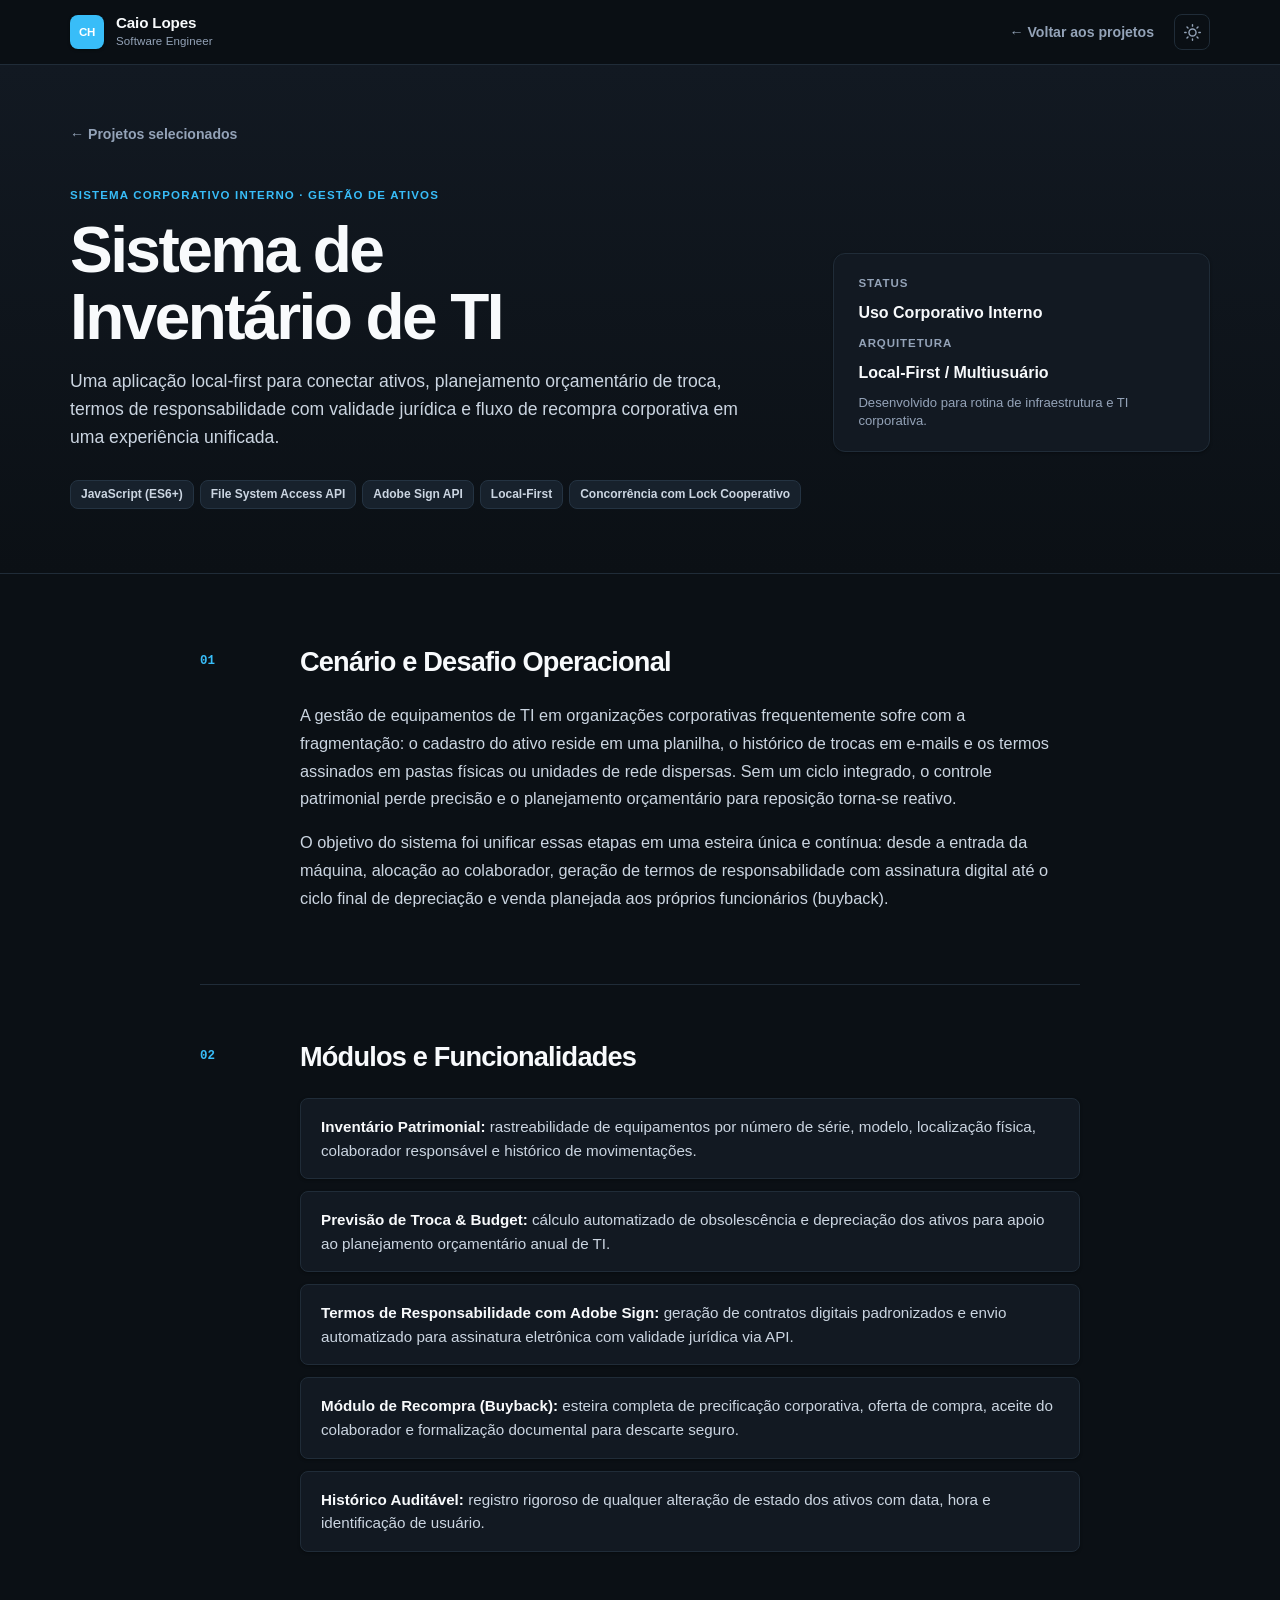
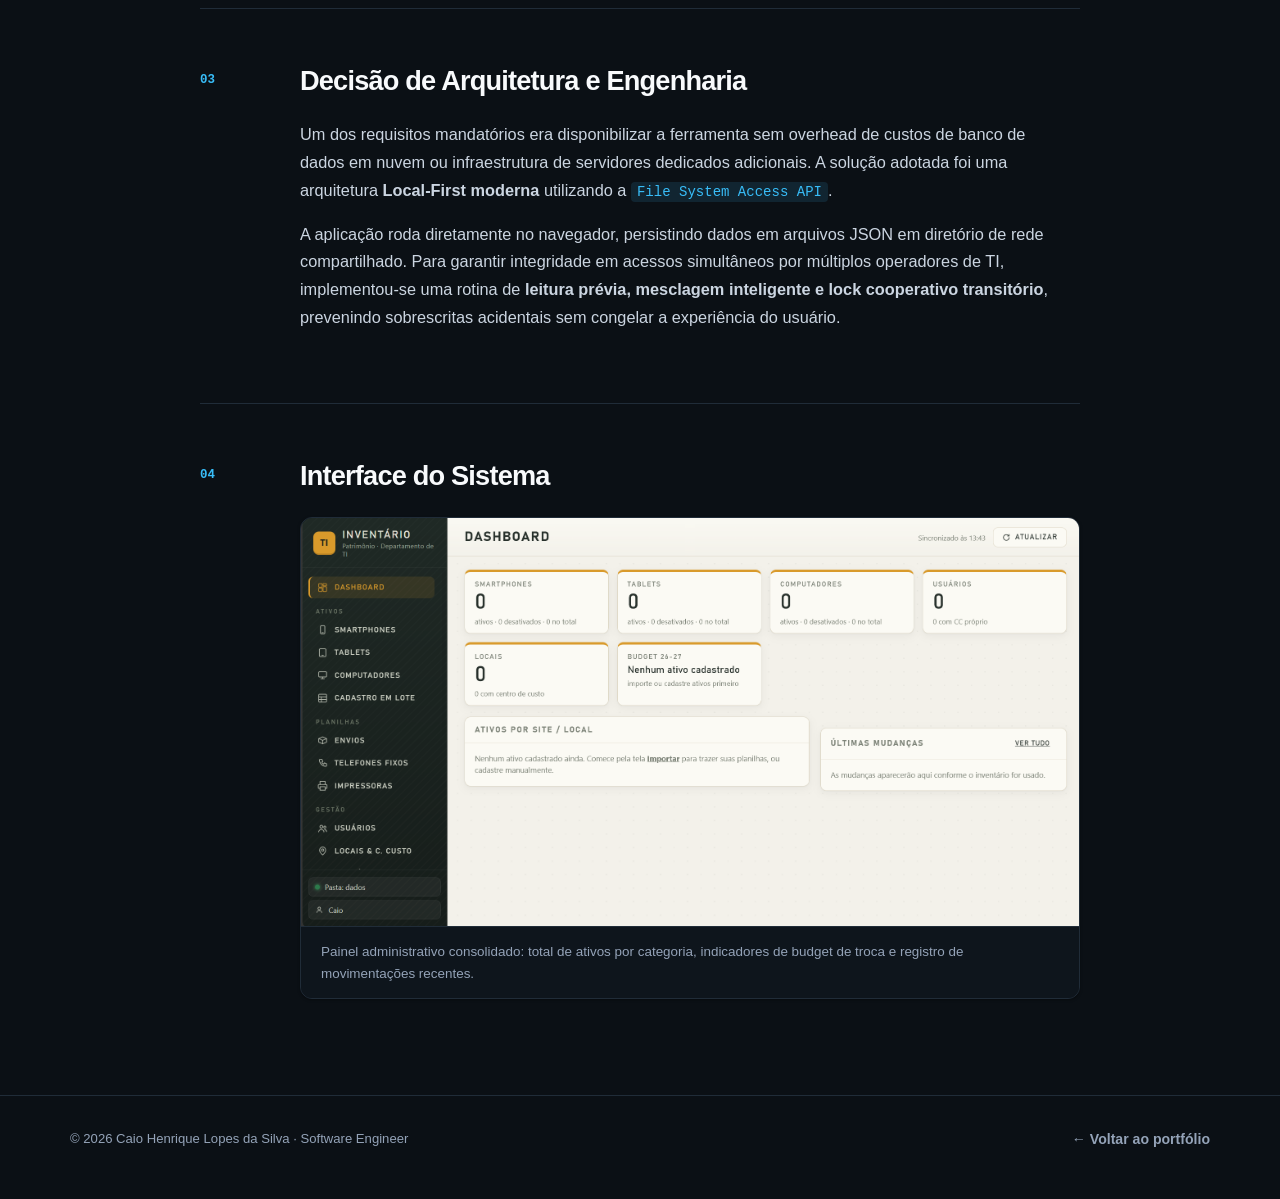
<file: projeto-inventario.html>
<!doctype html>
<html lang="pt-BR">
  <head>
    <meta charset="UTF-8">
    <meta name="viewport" content="width=device-width, initial-scale=1">
    <meta name="author" content="Caio Henrique Lopes da Silva">
    <meta name="description" content="Estudo de caso do Sistema de Inventário de TI: aplicação local-first para controle patrimonial, orçamento de troca e assinaturas eletrônicas via Adobe Sign API.">
    <meta name="theme-color" content="#0b1015">

    <meta property="og:locale" content="pt_BR">
    <meta property="og:type" content="article">
    <meta property="og:title" content="Sistema de Inventário de TI — Caio Henrique Lopes da Silva">
    <meta property="og:description" content="Gestão do ciclo de vida de ativos de TI corporativos com Local-First e Adobe Sign API.">

    <title>Sistema de Inventário de TI — Caio Henrique Lopes da Silva</title>
    <link rel="icon" type="image/svg+xml" href="favicon.svg">
    <link rel="stylesheet" href="styles.css">

    <script>
      (function () {
        const stored = localStorage.getItem('theme');
        if (stored) {
          document.documentElement.setAttribute('data-theme', stored);
        } else {
          document.documentElement.setAttribute('data-theme', 'dark');
        }
      })();
    </script>
  </head>

  <body>
    <a class="skip-link" href="#conteudo">Pular para o conteúdo</a>

    <header class="site-header">
      <div class="container site-nav">
        <a class="brand" href="index.html" aria-label="Voltar para o início">
          <span class="brand-mark" aria-hidden="true">CH</span>
          <div class="brand-info">
            <span class="brand-name">Caio Lopes</span>
            <span class="brand-tag">Software Engineer</span>
          </div>
        </a>

        <div class="nav-actions">
          <nav aria-label="Navegação da página">
            <a class="nav-back" href="index.html#projetos">← Voltar aos projetos</a>
          </nav>

          <button class="theme-toggle" id="theme-toggle" type="button" aria-label="Alternar tema claro/escuro" title="Alternar tema">
            <svg class="icon-sun" viewBox="0 0 24 24" fill="none" stroke="currentColor" stroke-width="2" stroke-linecap="round" stroke-linejoin="round" aria-hidden="true">
              <circle cx="12" cy="12" r="5"></circle>
              <line x1="12" y1="1" x2="12" y2="3"></line>
              <line x1="12" y1="21" x2="12" y2="23"></line>
              <line x1="4.22" y1="4.22" x2="5.64" y2="5.64"></line>
              <line x1="18.36" y1="18.36" x2="19.78" y2="19.78"></line>
              <line x1="1" y1="12" x2="3" y2="12"></line>
              <line x1="21" y1="12" x2="23" y2="12"></line>
              <line x1="4.22" y1="19.78" x2="5.64" y2="18.36"></line>
              <line x1="18.36" y1="5.64" x2="19.78" y2="4.22"></line>
            </svg>
            <svg class="icon-moon" viewBox="0 0 24 24" fill="none" stroke="currentColor" stroke-width="2" stroke-linecap="round" stroke-linejoin="round" aria-hidden="true">
              <path d="M21 12.79A9 9 0 1 1 11.21 3 7 7 0 0 0 21 12.79z"></path>
            </svg>
          </button>
        </div>
      </div>
    </header>

    <header class="detail-hero">
      <div class="container">
        <a class="back-link" href="index.html#projetos">← Projetos selecionados</a>

        <div class="detail-hero-grid">
          <div>
            <p class="eyebrow">Sistema Corporativo Interno · Gestão de Ativos</p>
            <h1>Sistema de Inventário de TI</h1>
            <p class="detail-lede">
              Uma aplicação local-first para conectar ativos, planejamento orçamentário de troca, termos de
              responsabilidade com validade jurídica e fluxo de recompra corporativa em uma experiência unificada.
            </p>
          </div>
          <div class="detail-hero-meta">
            <span>Status</span>
            <strong>Uso Corporativo Interno</strong>
            <span>Arquitetura</span>
            <strong>Local-First / Multiusuário</strong>
            <small>Desenvolvido para rotina de infraestrutura e TI corporativa.</small>
          </div>
        </div>

        <ul class="tag-list" aria-label="Tecnologias do projeto">
          <li>JavaScript (ES6+)</li>
          <li>File System Access API</li>
          <li>Adobe Sign API</li>
          <li>Local-First</li>
          <li>Concorrência com Lock Cooperativo</li>
        </ul>
      </div>
    </header>

    <main class="detail-main" id="conteudo">
      <div class="container detail-content">
        <section class="detail-section" aria-labelledby="contexto-title">
          <div class="detail-section-header">
            <span>01</span>
            <h2 id="contexto-title">Cenário e Desafio Operacional</h2>
          </div>
          <div class="detail-copy">
            <p>
              A gestão de equipamentos de TI em organizações corporativas frequentemente sofre com a fragmentação: o
              cadastro do ativo reside em uma planilha, o histórico de trocas em e-mails e os termos assinados em pastas
              físicas ou unidades de rede dispersas. Sem um ciclo integrado, o controle patrimonial perde precisão e o
              planejamento orçamentário para reposição torna-se reativo.
            </p>
            <p>
              O objetivo do sistema foi unificar essas etapas em uma esteira única e contínua: desde a entrada da máquina,
              alocação ao colaborador, geração de termos de responsabilidade com assinatura digital até o ciclo final de
              depreciação e venda planejada aos próprios funcionários (buyback).
            </p>
          </div>
        </section>

        <section class="detail-section" aria-labelledby="solucao-title">
          <div class="detail-section-header">
            <span>02</span>
            <h2 id="solucao-title">Módulos e Funcionalidades</h2>
          </div>
          <ul class="detail-list">
            <li><strong>Inventário Patrimonial:</strong> rastreabilidade de equipamentos por número de série, modelo, localização física, colaborador responsável e histórico de movimentações.</li>
            <li><strong>Previsão de Troca &amp; Budget:</strong> cálculo automatizado de obsolescência e depreciação dos ativos para apoio ao planejamento orçamentário anual de TI.</li>
            <li><strong>Termos de Responsabilidade com Adobe Sign:</strong> geração de contratos digitais padronizados e envio automatizado para assinatura eletrônica com validade jurídica via API.</li>
            <li><strong>Módulo de Recompra (Buyback):</strong> esteira completa de precificação corporativa, oferta de compra, aceite do colaborador e formalização documental para descarte seguro.</li>
            <li><strong>Histórico Auditável:</strong> registro rigoroso de qualquer alteração de estado dos ativos com data, hora e identificação de usuário.</li>
          </ul>
        </section>

        <section class="detail-section" aria-labelledby="decisoes-title">
          <div class="detail-section-header">
            <span>03</span>
            <h2 id="decisoes-title">Decisão de Arquitetura e Engenharia</h2>
          </div>
          <div class="detail-copy">
            <p>
              Um dos requisitos mandatórios era disponibilizar a ferramenta sem overhead de custos de banco de dados
              em nuvem ou infraestrutura de servidores dedicados adicionais. A solução adotada foi uma arquitetura
              <strong>Local-First moderna</strong> utilizando a <span class="inline-code">File System Access API</span>.
            </p>
            <p>
              A aplicação roda diretamente no navegador, persistindo dados em arquivos JSON em diretório de rede compartilhado.
              Para garantir integridade em acessos simultâneos por múltiplos operadores de TI, implementou-se uma rotina de
              <strong>leitura prévia, mesclagem inteligente e lock cooperativo transitório</strong>, prevenindo sobrescritas
              acidentais sem congelar a experiência do usuário.
            </p>
          </div>
        </section>

        <section class="detail-section" aria-labelledby="telas-title">
          <div class="detail-section-header">
            <span>04</span>
            <h2 id="telas-title">Interface do Sistema</h2>
          </div>
          <div class="gallery">
            <figure>
              <img src="docs/screenshots/Inventario/InventTelaIni.png" alt="Dashboard do inventário com ativos por tipo, budget e últimas movimentações" loading="lazy">
              <figcaption>Painel administrativo consolidado: total de ativos por categoria, indicadores de budget de troca e registro de movimentações recentes.</figcaption>
            </figure>
          </div>
        </section>
      </div>
    </main>

    <footer class="site-footer">
      <div class="container footer-inner">
        <span>© 2026 Caio Henrique Lopes da Silva · Software Engineer</span>
        <a class="nav-back" href="index.html#projetos">← Voltar ao portfólio</a>
      </div>
    </footer>

    <script>
      const themeToggleBtn = document.getElementById('theme-toggle');
      if (themeToggleBtn) {
        themeToggleBtn.addEventListener('click', function () {
          const currentTheme = document.documentElement.getAttribute('data-theme') || 'light';
          const newTheme = currentTheme === 'dark' ? 'light' : 'dark';
          document.documentElement.setAttribute('data-theme', newTheme);
          localStorage.setItem('theme', newTheme);
        });
      }
    </script>
  </body>
</html>
</file>
<file: styles.css>
:root {
  color-scheme: dark;
  --bg: #0b1015;
  --bg-alt: #0e151c;
  --surface: #121922;
  --surface-subtle: #0e151c;
  --surface-strong: #17212c;
  --text: #f8fafc;
  --text-strong: #e2e8f0;
  --muted: #94a3b8;
  --muted-strong: #cbd5e1;
  --line: #202c38;
  --line-strong: #2f3e4e;
  --primary: #38bdf8;
  --primary-hover: #60a5fa;
  --primary-subtle: rgba(56, 189, 248, 0.12);
  --accent: #38bdf8;
  --accent-strong: #7dd3fc;
  --badge-bg: #17212c;
  --badge-text: #cbd5e1;
  --badge-border: #243342;
  --badge-active-bg: rgba(56, 189, 248, 0.15);
  --badge-active-text: #38bdf8;
  --badge-active-border: rgba(56, 189, 248, 0.35);
  --max-width: 1140px;
  --reading-width: 760px;
  --radius: 12px;
  --radius-sm: 8px;
  --radius-pill: 9999px;
  --shadow-sm: 0 1px 3px 0 rgba(0, 0, 0, 0.35);
  --shadow-md: 0 4px 10px -1px rgba(0, 0, 0, 0.45), 0 2px 4px -2px rgba(0, 0, 0, 0.35);
  --shadow-lg: 0 12px 24px -3px rgba(0, 0, 0, 0.55);
  --header-bg: rgba(11, 16, 21, 0.9);
}

[data-theme="light"] {
  color-scheme: light;
  --bg: #ebf0f5;
  --bg-alt: #dfb6c6;
  --surface: #ffffff;
  --surface-subtle: #f4f7fa;
  --surface-strong: #e2e8f0;
  --text: #090d16;
  --text-strong: #0f172a;
  --muted: #475569;
  --muted-strong: #1e293b;
  --line: #cbd5e1;
  --line-strong: #94a3b8;
  --primary: #1d4ed8;
  --primary-hover: #1e40af;
  --primary-subtle: #dbeafe;
  --accent: #0284c7;
  --accent-strong: #0369a1;
  --badge-bg: #e2e8f0;
  --badge-text: #0f172a;
  --badge-border: #cbd5e1;
  --badge-active-bg: #dbeafe;
  --badge-active-text: #1d4ed8;
  --badge-active-border: #93c5fd;
  --shadow-sm: 0 1px 3px 0 rgba(15, 23, 42, 0.1);
  --shadow-md: 0 6px 14px -2px rgba(15, 23, 42, 0.12), 0 2px 5px -1px rgba(15, 23, 42, 0.08);
  --shadow-lg: 0 14px 26px -4px rgba(15, 23, 42, 0.16);
  --header-bg: rgba(255, 255, 255, 0.94);
}

* {
  box-sizing: border-box;
}

html {
  scroll-behavior: smooth;
}

body {
  min-width: 320px;
  margin: 0;
  color: var(--text);
  background: var(--bg);
  font-family: -apple-system, BlinkMacSystemFont, "Segoe UI", Roboto, "Helvetica Neue", Arial, sans-serif;
  font-size: 1rem;
  line-height: 1.6;
  -webkit-font-smoothing: antialiased;
  text-rendering: optimizeLegibility;
  transition: background-color 200ms ease, color 200ms ease;
}

::selection {
  color: #ffffff;
  background: var(--primary);
}

img {
  display: block;
  max-width: 100%;
}

a {
  color: var(--primary);
  text-decoration: none;
  transition: color 150ms ease;
}

a:hover {
  color: var(--primary-hover);
}

a:focus-visible,
button:focus-visible {
  outline: 2px solid var(--primary);
  outline-offset: 3px;
}

.container {
  width: min(calc(100% - 48px), var(--max-width));
  margin-inline: auto;
}

.skip-link {
  position: fixed;
  z-index: 100;
  top: 12px;
  left: 12px;
  padding: 8px 14px;
  color: #ffffff;
  background: var(--primary);
  border-radius: var(--radius-sm);
  font-size: 0.85rem;
  font-weight: 600;
  transform: translateY(-160%);
  transition: transform 160ms ease;
}

.skip-link:focus {
  transform: translateY(0);
}

/* Header */
.site-header {
  position: sticky;
  z-index: 30;
  top: 0;
  border-bottom: 1px solid var(--line);
  background: var(--header-bg);
  backdrop-filter: blur(12px);
  -webkit-backdrop-filter: blur(12px);
  transition: background-color 200ms ease, border-color 200ms ease;
}

.site-nav {
  display: flex;
  min-height: 64px;
  align-items: center;
  justify-content: space-between;
  gap: 20px;
}

.brand {
  display: inline-flex;
  align-items: center;
  gap: 12px;
  color: var(--text);
  font-size: 0.95rem;
  font-weight: 700;
  letter-spacing: -0.01em;
}

.brand:hover {
  color: var(--text);
}

.brand-info {
  display: flex;
  flex-direction: column;
}

.brand-name {
  line-height: 1.2;
}

.brand-tag {
  color: var(--muted);
  font-size: 0.72rem;
  font-weight: 500;
  letter-spacing: 0.01em;
}

.brand-mark {
  display: grid;
  width: 34px;
  height: 34px;
  place-items: center;
  color: #ffffff;
  background: var(--primary);
  border-radius: 8px;
  font-size: 0.72rem;
  font-weight: 800;
  letter-spacing: -0.02em;
  box-shadow: var(--shadow-sm);
}

.nav-actions {
  display: flex;
  align-items: center;
  gap: 20px;
}

.nav-links {
  display: flex;
  align-items: center;
  gap: 22px;
  font-size: 0.88rem;
  font-weight: 500;
}

.nav-links a,
.nav-back {
  color: var(--muted);
  white-space: nowrap;
  transition: color 150ms ease;
}

.nav-links a:hover,
.nav-back:hover {
  color: var(--text);
}

.nav-back {
  font-size: 0.88rem;
  font-weight: 600;
}

/* Theme Toggle Button */
.theme-toggle {
  display: inline-flex;
  align-items: center;
  justify-content: center;
  width: 36px;
  height: 36px;
  padding: 0;
  color: var(--muted);
  background: transparent;
  border: 1px solid var(--line);
  border-radius: var(--radius-sm);
  cursor: pointer;
  transition: all 150ms ease;
}

.theme-toggle:hover {
  color: var(--text);
  background: var(--surface-strong);
  border-color: var(--line-strong);
}

.theme-toggle svg {
  width: 17px;
  height: 17px;
}

.theme-toggle .icon-sun {
  display: block;
}

.theme-toggle .icon-moon {
  display: none;
}

[data-theme="light"] .theme-toggle .icon-sun {
  display: none;
}

[data-theme="light"] .theme-toggle .icon-moon {
  display: block;
}

/* Hero Section */
.hero {
  padding: 88px 0 96px;
  background: linear-gradient(180deg, var(--surface) 0%, var(--bg) 100%);
  border-bottom: 1px solid var(--line);
}

.hero-grid {
  display: grid;
  grid-template-columns: minmax(0, 1.35fr) minmax(280px, 0.65fr);
  align-items: start;
  gap: 64px;
}

.eyebrow,
.section-label,
.project-kicker,
.visual-label,
.hero-note-label {
  margin: 0;
  color: var(--primary);
  font-size: 0.72rem;
  font-weight: 700;
  letter-spacing: 0.1em;
  line-height: 1.4;
  text-transform: uppercase;
}

.hero h1 {
  max-width: 820px;
  margin: 14px 0 16px;
  color: var(--text);
  font-size: clamp(2.4rem, 5.5vw, 4.2rem);
  font-weight: 800;
  letter-spacing: -0.04em;
  line-height: 1.06;
  text-wrap: balance;
}

.hero-role {
  margin: 0;
  color: var(--muted-strong);
  font-size: clamp(1.15rem, 2vw, 1.45rem);
  font-weight: 600;
  letter-spacing: -0.02em;
}

.hero-copy {
  max-width: 640px;
  margin: 18px 0 0;
  color: var(--muted);
  font-size: 1.05rem;
  line-height: 1.65;
}

.hero-actions {
  display: flex;
  flex-wrap: wrap;
  gap: 12px;
  margin-top: 32px;
}

.button {
  display: inline-flex;
  min-height: 42px;
  align-items: center;
  gap: 8px;
  padding: 9px 18px;
  border: 1px solid var(--line-strong);
  border-radius: var(--radius-sm);
  font-size: 0.88rem;
  font-weight: 600;
  cursor: pointer;
  box-shadow: var(--shadow-sm);
  transition: all 160ms ease;
}

.button-primary {
  color: #ffffff;
  background: var(--primary);
  border-color: var(--primary);
}

.button-primary:hover {
  color: #ffffff;
  background: var(--primary-hover);
  border-color: var(--primary-hover);
  box-shadow: var(--shadow-md);
  transform: translateY(-1px);
}

.button-secondary {
  color: var(--text);
  background: var(--surface);
  border-color: var(--line);
}

.button-secondary:hover {
  color: var(--primary);
  background: var(--surface-strong);
  border-color: var(--line-strong);
  transform: translateY(-1px);
}

.hero-note {
  padding: 24px;
  background: var(--surface);
  border: 1px solid var(--line);
  border-radius: var(--radius);
  box-shadow: var(--shadow-sm);
}

.hero-note-title {
  margin: 8px 0 20px;
  color: var(--text);
  font-size: 1.12rem;
  font-weight: 700;
  letter-spacing: -0.02em;
  line-height: 1.35;
}

.hero-facts,
.facts-grid,
.project-facts {
  margin: 0;
}

.hero-facts {
  display: grid;
  gap: 16px;
}

.hero-facts div {
  display: grid;
  gap: 2px;
  padding-bottom: 12px;
  border-bottom: 1px solid var(--line);
}

.hero-facts div:last-child {
  padding-bottom: 0;
  border-bottom: none;
}

.hero-facts dt,
.fact dt,
.project-facts dt {
  color: var(--muted);
  font-size: 0.7rem;
  font-weight: 700;
  letter-spacing: 0.08em;
  text-transform: uppercase;
}

.hero-facts dd,
.fact dd,
.project-facts dd {
  margin: 0;
  color: var(--text);
  font-weight: 600;
  font-size: 0.92rem;
}

/* Sections */
.section {
  padding: 96px 0;
  border-bottom: 1px solid var(--line);
}

.section-compact {
  padding-block: 80px;
}

.section-projects {
  background: var(--bg);
}

.section-heading {
  display: grid;
  grid-template-columns: 180px minmax(0, 1fr);
  gap: 48px;
}

.section-label {
  padding-top: 6px;
}

.section-content h2,
.contact-panel h2 {
  max-width: 760px;
  margin: 0;
  color: var(--text);
  font-size: clamp(1.8rem, 3.2vw, 2.7rem);
  font-weight: 750;
  letter-spacing: -0.035em;
  line-height: 1.15;
  text-wrap: balance;
}

.reading-width {
  max-width: var(--reading-width);
}

.section-content p,
.contact-panel p {
  color: var(--muted-strong);
}

.section-content p {
  margin: 18px 0 0;
  font-size: 1.02rem;
  line-height: 1.7;
}

.facts-grid {
  display: grid;
  grid-template-columns: repeat(3, 1fr);
  gap: 20px;
  max-width: var(--reading-width);
  margin-top: 40px;
}

.fact {
  padding: 18px;
  background: var(--surface);
  border: 1px solid var(--line);
  border-radius: var(--radius-sm);
  box-shadow: var(--shadow-sm);
}

.fact dd {
  margin-top: 6px;
  font-size: 0.92rem;
  font-weight: 500;
  line-height: 1.45;
}

.section-intro {
  max-width: 640px;
  margin: 16px 0 0;
  color: var(--muted);
  font-size: 1.05rem;
}

/* Filter Bar */
.filter-bar {
  display: flex;
  flex-wrap: wrap;
  gap: 8px;
  margin: 36px 0 32px;
  padding-bottom: 4px;
}

.filter-btn {
  display: inline-flex;
  align-items: center;
  gap: 8px;
  padding: 8px 16px;
  color: var(--muted-strong);
  background: var(--surface);
  border: 1px solid var(--line);
  border-radius: var(--radius-pill);
  font-size: 0.84rem;
  font-weight: 600;
  cursor: pointer;
  transition: all 140ms ease;
}

.filter-btn:hover {
  color: var(--text);
  background: var(--surface-strong);
  border-color: var(--line-strong);
}

.filter-btn.active {
  color: #ffffff;
  background: var(--primary);
  border-color: var(--primary);
  box-shadow: var(--shadow-sm);
}

[data-theme="dark"] .filter-btn.active {
  color: #0b1015;
  background: var(--primary);
}

.filter-count {
  display: inline-block;
  padding: 1px 7px;
  font-size: 0.72rem;
  font-weight: 700;
  background: rgba(0, 0, 0, 0.08);
  border-radius: 10px;
}

.filter-btn.active .filter-count {
  background: rgba(255, 255, 255, 0.25);
}

[data-theme="dark"] .filter-btn.active .filter-count {
  background: rgba(0, 0, 0, 0.25);
}

/* Featured Case Study (AnáliseIA) */
.case-study {
  margin-top: 16px;
  margin-bottom: 28px;
  overflow: hidden;
  background: var(--surface);
  border: 1px solid var(--line);
  border-radius: var(--radius);
  box-shadow: var(--shadow-sm);
  transition: transform 160ms ease, box-shadow 160ms ease;
}

.case-study:hover {
  box-shadow: var(--shadow-md);
}

.case-header {
  display: flex;
  align-items: flex-start;
  justify-content: space-between;
  gap: 20px;
  padding: 28px 32px;
  background: var(--surface-subtle);
  border-bottom: 1px solid var(--line);
}

.case-title-block,
.project-card-header {
  display: flex;
  align-items: flex-start;
  gap: 14px;
}

.project-number {
  flex: 0 0 auto;
  color: var(--primary);
  font-family: ui-monospace, SFMono-Regular, Menlo, Monaco, Consolas, monospace;
  font-size: 0.78rem;
  font-weight: 700;
  letter-spacing: 0.04em;
  line-height: 1.5;
}

.case-header h3,
.project-card h3 {
  margin: 4px 0 0;
  color: var(--text);
  font-size: clamp(1.35rem, 2.2vw, 1.7rem);
  font-weight: 750;
  letter-spacing: -0.03em;
  line-height: 1.2;
}

.badge {
  display: inline-flex;
  align-items: center;
  gap: 6px;
  padding: 4px 10px;
  font-size: 0.75rem;
  font-weight: 650;
  border-radius: var(--radius-pill);
  line-height: 1.2;
  white-space: nowrap;
}

.badge-production {
  color: #047857;
  background: #ecfdf5;
  border: 1px solid #a7f3d0;
}

.badge-internal {
  color: #1e40af;
  background: #eff6ff;
  border: 1px solid #bfdbfe;
}

.badge-public {
  color: #0369a1;
  background: #f0f9ff;
  border: 1px solid #bae6fd;
}

.badge-restricted {
  color: #475569;
  background: #f1f5f9;
  border: 1px solid #e2e8f0;
}

[data-theme="dark"] .badge-production {
  color: #34d399;
  background: rgba(16, 185, 129, 0.12);
  border-color: rgba(16, 185, 129, 0.25);
}

[data-theme="dark"] .badge-internal {
  color: #60a5fa;
  background: rgba(59, 130, 246, 0.12);
  border-color: rgba(59, 130, 246, 0.25);
}

[data-theme="dark"] .badge-public {
  color: #38bdf8;
  background: rgba(56, 189, 248, 0.12);
  border-color: rgba(56, 189, 248, 0.25);
}

[data-theme="dark"] .badge-restricted {
  color: #94a3b8;
  background: rgba(148, 163, 184, 0.12);
  border-color: rgba(148, 163, 184, 0.2);
}

.case-body {
  display: grid;
  grid-template-columns: minmax(280px, 0.85fr) minmax(0, 1.15fr);
}

.case-visual {
  display: flex;
  min-height: 380px;
  flex-direction: column;
  justify-content: space-between;
  padding: 32px;
  background: var(--surface-subtle);
  border-right: 1px solid var(--line);
}

.pipeline {
  display: flex;
  flex-wrap: wrap;
  align-items: center;
  gap: 8px;
  margin: 36px 0;
}

.pipeline-node {
  padding: 8px 12px;
  color: var(--text-strong);
  background: var(--surface);
  border: 1px solid var(--line-strong);
  border-radius: var(--radius-sm);
  font-family: ui-monospace, SFMono-Regular, Menlo, Monaco, Consolas, monospace;
  font-size: 0.74rem;
  font-weight: 600;
  box-shadow: var(--shadow-sm);
}

.pipeline-node-accent {
  color: #ffffff;
  background: var(--primary);
  border-color: var(--primary);
}

[data-theme="dark"] .pipeline-node-accent {
  color: #0b1015;
  background: var(--primary);
}

.pipeline-arrow {
  color: var(--muted);
  font-size: 1rem;
}

.case-metrics {
  display: grid;
  grid-template-columns: repeat(2, 1fr);
  gap: 16px;
  padding-top: 20px;
  border-top: 1px solid var(--line);
}

.case-metric {
  display: grid;
  gap: 4px;
}

.case-metric strong {
  color: var(--text);
  font-size: 1.6rem;
  font-weight: 750;
  letter-spacing: -0.04em;
  line-height: 1;
}

.case-metric span {
  color: var(--muted);
  font-size: 0.76rem;
  line-height: 1.4;
}

.case-metric-result strong {
  color: #059669;
}

[data-theme="dark"] .case-metric-result strong {
  color: #34d399;
}

.case-copy {
  padding: 32px;
}

.case-lede {
  max-width: 650px;
  margin: 0;
  color: var(--text-strong);
  font-size: 1.05rem;
  line-height: 1.6;
}

.case-steps {
  display: grid;
  grid-template-columns: repeat(2, 1fr);
  gap: 20px;
  margin-top: 28px;
}

.case-step {
  padding: 14px 16px;
  background: var(--surface-subtle);
  border: 1px solid var(--line);
  border-radius: var(--radius-sm);
}

.case-step-index {
  color: var(--primary);
  font-family: ui-monospace, SFMono-Regular, Menlo, Monaco, Consolas, monospace;
  font-size: 0.72rem;
  font-weight: 700;
}

.case-step h4 {
  margin: 6px 0 4px;
  color: var(--text);
  font-size: 0.94rem;
  font-weight: 700;
}

.case-step p {
  margin: 0;
  color: var(--muted-strong);
  font-size: 0.85rem;
  line-height: 1.5;
}

.tag-list {
  display: flex;
  flex-wrap: wrap;
  gap: 6px;
  padding: 0;
  margin: 24px 0 0;
  list-style: none;
}

.tag-list li {
  padding: 4px 10px;
  color: var(--badge-text);
  background: var(--badge-bg);
  border: 1px solid var(--badge-border);
  border-radius: var(--radius-sm);
  font-size: 0.75rem;
  font-weight: 600;
}

.project-note {
  padding-left: 12px;
  margin: 20px 0 0;
  color: var(--muted) !important;
  border-left: 2px solid var(--line-strong);
  font-size: 0.82rem !important;
}

/* Projects Grid */
.project-grid {
  display: grid;
  grid-template-columns: repeat(2, minmax(0, 1fr));
  gap: 24px;
}

.project-card {
  display: flex;
  min-width: 0;
  flex-direction: column;
  padding: 28px;
  background: var(--surface);
  border: 1px solid var(--line);
  border-radius: var(--radius);
  box-shadow: var(--shadow-sm);
  transition: transform 160ms ease, box-shadow 160ms ease, border-color 160ms ease;
}

.project-card:hover {
  border-color: var(--line-strong);
  box-shadow: var(--shadow-md);
  transform: translateY(-2px);
}

.project-image {
  height: 200px;
  margin: -28px -28px 24px;
  overflow: hidden;
  background: var(--surface-strong);
  border-bottom: 1px solid var(--line);
  border-top-left-radius: var(--radius);
  border-top-right-radius: var(--radius);
}

.project-image img {
  width: 100%;
  height: 100%;
  object-fit: cover;
  object-position: top center;
  transition: transform 250ms ease;
}

.project-card:hover .project-image img {
  transform: scale(1.02);
}

.project-card-header {
  display: flex;
  align-items: flex-start;
  justify-content: space-between;
  gap: 16px;
}

.project-card-title-group {
  display: flex;
  align-items: flex-start;
  gap: 12px;
}

.project-summary {
  margin: 18px 0 0;
  color: var(--text-strong);
  font-size: 0.98rem;
  line-height: 1.6;
}

.project-text {
  margin: 12px 0 0;
  color: var(--muted-strong);
  font-size: 0.9rem;
  line-height: 1.65;
}

.project-text strong {
  color: var(--text);
}

.project-bullets {
  margin: 14px 0 0;
  padding-left: 18px;
  color: var(--muted-strong);
  font-size: 0.88rem;
  line-height: 1.6;
}

.project-bullets li {
  margin-bottom: 8px;
}

.project-bullets strong {
  color: var(--text);
}

.project-facts {
  display: grid;
  gap: 14px;
  margin-top: 22px;
}

.project-facts div {
  padding: 12px 14px;
  background: var(--surface-subtle);
  border: 1px solid var(--line);
  border-radius: var(--radius-sm);
}

.project-facts dd {
  margin-top: 4px;
  color: var(--muted-strong);
  font-size: 0.86rem;
  font-weight: 500;
  line-height: 1.5;
}

.project-card .tag-list {
  margin-top: auto;
  padding-top: 24px;
}

.project-links {
  display: flex;
  flex-wrap: wrap;
  align-items: center;
  gap: 16px;
  margin-top: 20px;
  padding-top: 16px;
  border-top: 1px solid var(--line);
}

.text-link {
  display: inline-flex;
  align-items: center;
  gap: 5px;
  color: var(--primary);
  font-size: 0.86rem;
  font-weight: 650;
}

.text-link:hover {
  color: var(--primary-hover);
  text-decoration: underline;
}

.project-private {
  color: var(--muted);
  font-size: 0.8rem;
  font-weight: 500;
}

/* Experience */
.experience-grid {
  display: grid;
  grid-template-columns: minmax(240px, 0.8fr) minmax(0, 1.2fr);
  gap: 48px;
}

.experience-grid h2 {
  margin-top: 14px;
}

.experience-copy p:first-child {
  margin-top: 0;
}

.experience-points {
  display: grid;
  gap: 14px;
  margin-top: 24px;
}

.experience-point {
  padding: 16px 20px;
  background: var(--surface);
  border: 1px solid var(--line);
  border-radius: var(--radius-sm);
  box-shadow: var(--shadow-sm);
}

.experience-point h4 {
  margin: 0 0 6px;
  color: var(--text);
  font-size: 0.95rem;
  font-weight: 700;
}

.experience-point p {
  margin: 0;
  color: var(--muted-strong);
  font-size: 0.88rem;
  line-height: 1.55;
}

/* Stack Section */
.stack-list {
  max-width: var(--reading-width);
  margin-top: 40px;
}

.stack-row {
  display: grid;
  grid-template-columns: 200px 1fr;
  gap: 24px;
  padding: 20px 0;
  border-top: 1px solid var(--line);
}

.stack-row:last-child {
  border-bottom: 1px solid var(--line);
}

.stack-row h3 {
  margin: 0;
  color: var(--text);
  font-size: 0.92rem;
  font-weight: 700;
}

.stack-row p {
  margin: 0;
  color: var(--muted-strong);
  font-size: 0.92rem;
}

/* Education */
.education-card {
  padding: 28px 32px;
  background: var(--surface);
  border: 1px solid var(--line);
  border-radius: var(--radius);
  box-shadow: var(--shadow-sm);
}

.education-line {
  display: flex;
  align-items: center;
  justify-content: space-between;
  gap: 32px;
}

.education-line h2 {
  margin: 4px 0 0;
  font-size: 1.55rem;
}

.education-meta {
  color: var(--muted-strong);
  font-size: 0.92rem;
  font-weight: 600;
  text-align: right;
  white-space: nowrap;
}

/* Contact */
.contact-section {
  border-bottom: 0;
}

.contact-panel {
  display: flex;
  align-items: center;
  justify-content: space-between;
  gap: 48px;
  padding: 44px;
  background: var(--surface);
  border: 1px solid var(--line);
  border-radius: var(--radius);
  box-shadow: var(--shadow-md);
}

.contact-panel h2 {
  margin-top: 12px;
}

.contact-panel p:not(.section-label) {
  max-width: 520px;
  margin: 16px 0 0;
  font-size: 1.05rem;
}

.contact-links {
  display: grid;
  flex: 0 0 auto;
  gap: 14px;
  min-width: 220px;
}

.contact-btn {
  display: inline-flex;
  align-items: center;
  justify-content: space-between;
  padding: 12px 18px;
  color: var(--text);
  background: var(--surface-subtle);
  border: 1px solid var(--line);
  border-radius: var(--radius-sm);
  font-size: 0.88rem;
  font-weight: 650;
  transition: all 150ms ease;
}

.contact-btn:hover {
  color: var(--primary);
  background: var(--surface-strong);
  border-color: var(--line-strong);
  transform: translateX(3px);
}

/* Footer */
.site-footer {
  padding: 32px 0 48px;
  border-top: 1px solid var(--line);
  color: var(--muted);
  font-size: 0.82rem;
}

.footer-inner {
  display: flex;
  flex-wrap: wrap;
  justify-content: space-between;
  gap: 12px 24px;
}

/* Project Detail Pages */
.detail-hero {
  padding: 56px 0 64px;
  background: linear-gradient(180deg, var(--surface) 0%, var(--bg) 100%);
  border-bottom: 1px solid var(--line);
}

.back-link {
  display: inline-flex;
  align-items: center;
  gap: 8px;
  color: var(--muted);
  font-size: 0.88rem;
  font-weight: 600;
}

.back-link:hover {
  color: var(--primary);
}

.detail-hero-grid {
  display: grid;
  grid-template-columns: minmax(0, 1.3fr) minmax(240px, 0.7fr);
  align-items: end;
  gap: 64px;
  margin-top: 40px;
}

.detail-hero h1 {
  max-width: 760px;
  margin: 14px 0 16px;
  color: var(--text);
  font-size: clamp(2.3rem, 5vw, 4rem);
  font-weight: 800;
  letter-spacing: -0.04em;
  line-height: 1.05;
  text-wrap: balance;
}

.detail-lede {
  max-width: 700px;
  margin: 0;
  color: var(--muted-strong);
  font-size: 1.1rem;
  line-height: 1.6;
}

.detail-hero-meta {
  display: grid;
  gap: 8px;
  padding: 20px 24px;
  background: var(--surface);
  border: 1px solid var(--line);
  border-radius: var(--radius);
  box-shadow: var(--shadow-sm);
}

.detail-hero-meta span {
  color: var(--muted);
  font-size: 0.72rem;
  font-weight: 700;
  letter-spacing: 0.08em;
  text-transform: uppercase;
}

.detail-hero-meta strong {
  color: var(--text);
  font-size: 1rem;
  font-weight: 700;
}

.detail-hero-meta small {
  color: var(--muted);
  font-size: 0.82rem;
  line-height: 1.4;
}

.detail-hero .tag-list {
  margin-top: 28px;
}

.detail-main {
  padding: 72px 0 96px;
}

.detail-content {
  max-width: 880px;
  margin-inline: auto;
}

.detail-section {
  padding: 0 0 56px;
  margin: 0 0 56px;
  border-bottom: 1px solid var(--line);
}

.detail-section:last-child {
  padding-bottom: 0;
  margin-bottom: 0;
  border-bottom: 0;
}

.detail-section-header {
  display: grid;
  grid-template-columns: 80px minmax(0, 1fr);
  gap: 20px;
  align-items: start;
  margin-bottom: 24px;
}

.detail-section-header span {
  padding-top: 6px;
  color: var(--primary);
  font-family: ui-monospace, SFMono-Regular, Menlo, Monaco, Consolas, monospace;
  font-size: 0.78rem;
  font-weight: 700;
}

.detail-section h2 {
  margin: 0;
  color: var(--text);
  font-size: 1.7rem;
  font-weight: 750;
  letter-spacing: -0.03em;
  line-height: 1.2;
}

.detail-copy {
  max-width: var(--reading-width);
  margin-left: 100px;
}

.detail-copy p {
  margin: 0 0 16px;
  color: var(--muted-strong);
  font-size: 1.02rem;
  line-height: 1.7;
}

.detail-list {
  display: grid;
  gap: 12px;
  padding: 0;
  margin: 0 0 0 100px;
  list-style: none;
}

.detail-list li {
  padding: 16px 20px;
  color: var(--muted-strong);
  background: var(--surface);
  border: 1px solid var(--line);
  border-radius: var(--radius-sm);
  box-shadow: var(--shadow-sm);
  font-size: 0.95rem;
  line-height: 1.55;
}

.detail-list strong {
  color: var(--text);
}

.inline-code {
  padding: 2px 6px;
  color: var(--primary);
  background: var(--primary-subtle);
  border-radius: 4px;
  font-family: ui-monospace, SFMono-Regular, Menlo, Monaco, Consolas, monospace;
  font-size: 0.86em;
}

.gallery {
  display: grid;
  gap: 24px;
  margin-left: 100px;
}

.gallery figure {
  overflow: hidden;
  margin: 0;
  background: var(--surface);
  border: 1px solid var(--line);
  border-radius: var(--radius);
  box-shadow: var(--shadow-sm);
}

.gallery img {
  width: 100%;
  height: auto;
}

.gallery figcaption {
  padding: 14px 20px;
  color: var(--muted);
  background: var(--surface-subtle);
  border-top: 1px solid var(--line);
  font-size: 0.84rem;
  font-weight: 500;
}

/* Responsive */
@media (max-width: 900px) {
  .hero-grid,
  .case-body,
  .detail-hero-grid,
  .experience-grid {
    grid-template-columns: 1fr;
  }

  .hero-grid,
  .detail-hero-grid,
  .experience-grid {
    gap: 40px;
  }

  .case-visual {
    min-height: 0;
    border-right: 0;
    border-bottom: 1px solid var(--line);
  }

  .contact-panel {
    align-items: flex-start;
    flex-direction: column;
    gap: 32px;
  }

  .contact-links {
    width: 100%;
  }
}

@media (max-width: 720px) {
  .container {
    width: min(calc(100% - 32px), var(--max-width));
  }

  .site-nav {
    min-height: 60px;
    padding: 8px 0;
  }

  .nav-actions {
    gap: 12px;
  }

  .nav-links {
    gap: 14px;
    font-size: 0.84rem;
  }

  .brand-tag {
    display: none;
  }

  .hero {
    padding: 64px 0 72px;
  }

  .hero h1 {
    font-size: clamp(2.3rem, 11vw, 3.8rem);
  }

  .section {
    padding: 72px 0;
  }

  .section-compact {
    padding-block: 60px;
  }

  .section-heading {
    grid-template-columns: 1fr;
    gap: 20px;
  }

  .facts-grid,
  .project-grid,
  .case-steps,
  .case-metrics {
    grid-template-columns: 1fr;
  }

  .case-header,
  .case-copy,
  .case-visual,
  .project-card {
    padding: 20px;
  }

  .case-header,
  .project-card-header {
    flex-direction: column;
  }

  .project-image {
    height: 180px;
    margin: -20px -20px 20px;
  }

  .stack-row {
    grid-template-columns: 1fr;
    gap: 6px;
  }

  .education-line {
    align-items: flex-start;
    flex-direction: column;
    gap: 12px;
  }

  .education-meta {
    text-align: left;
  }

  .contact-panel {
    padding: 28px 20px;
  }

  .detail-hero {
    padding: 36px 0 44px;
  }

  .detail-section-header {
    grid-template-columns: 1fr;
    gap: 6px;
    margin-bottom: 16px;
  }

  .detail-copy,
  .detail-list,
  .gallery {
    margin-left: 0;
  }
}

@media (prefers-reduced-motion: reduce) {
  html {
    scroll-behavior: auto;
  }

  *,
  *::before,
  *::after {
    transition-duration: 0.01ms !important;
  }
}
</file>
